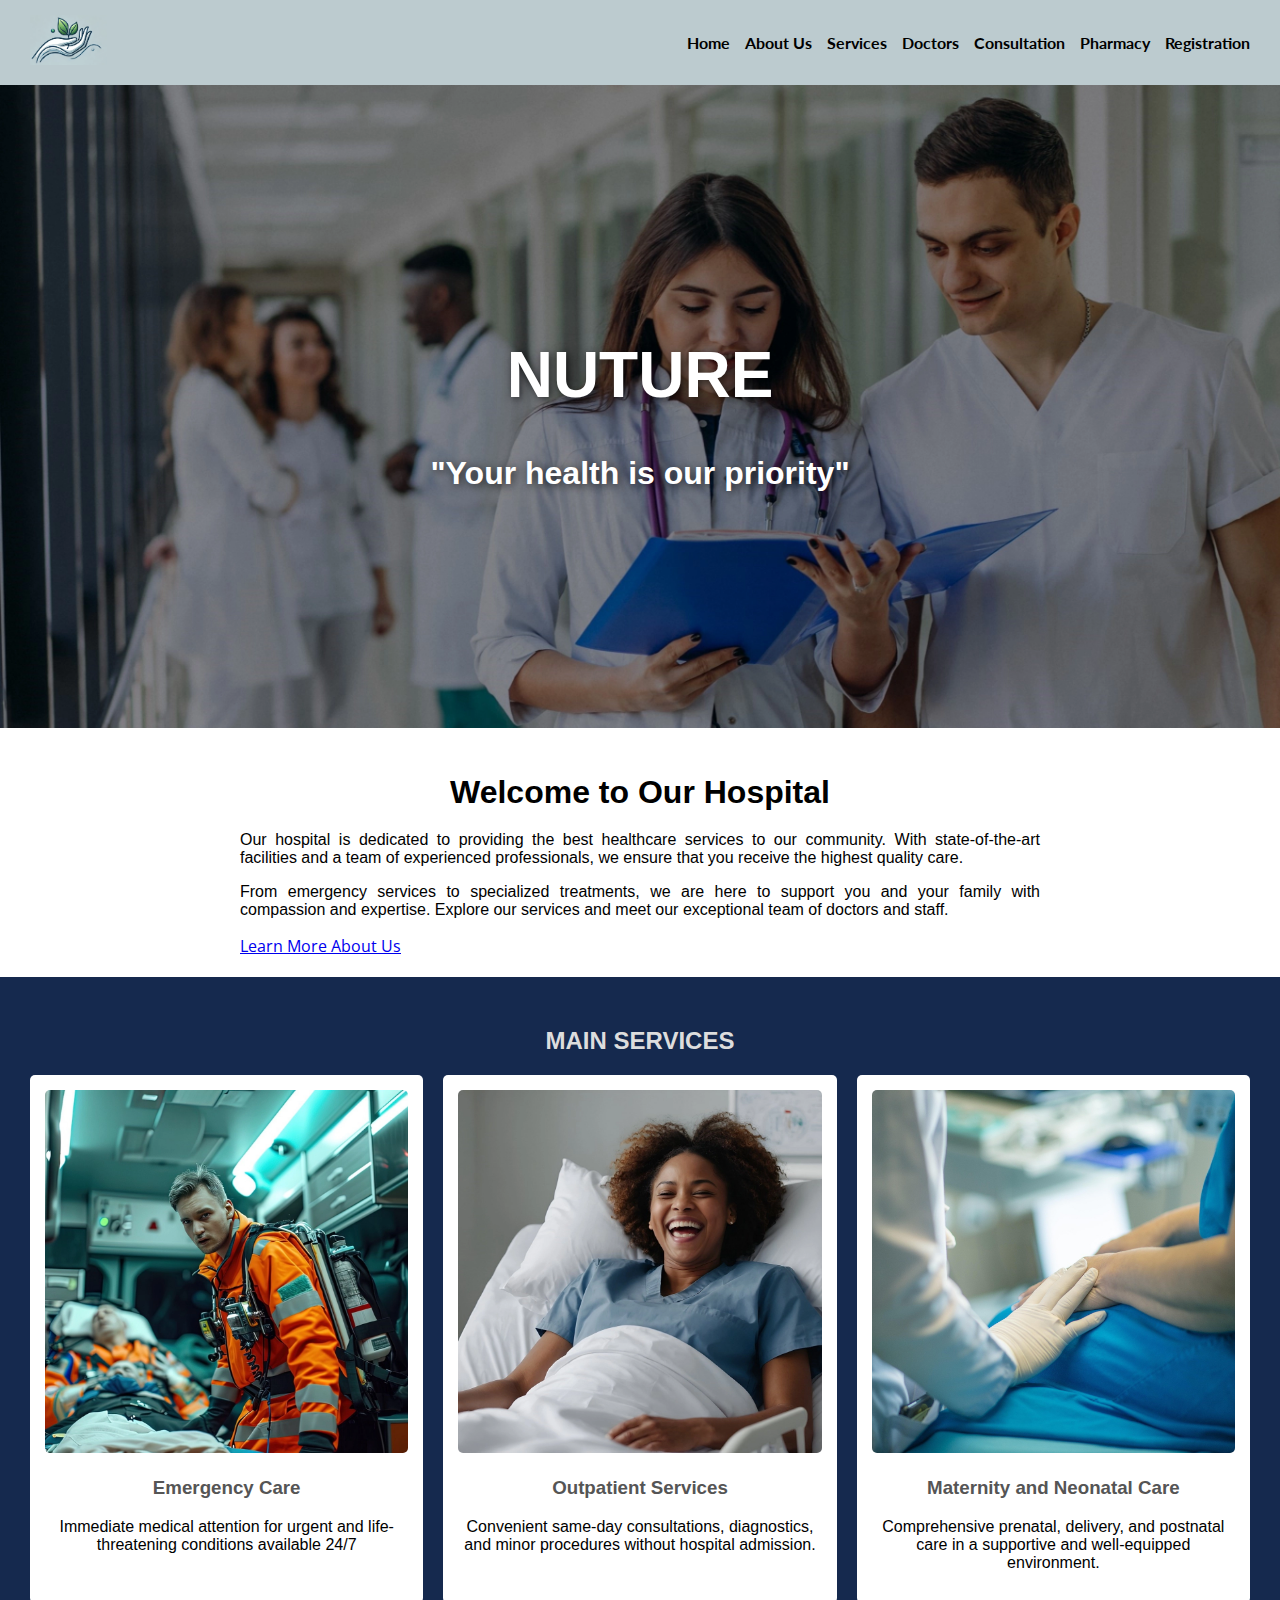
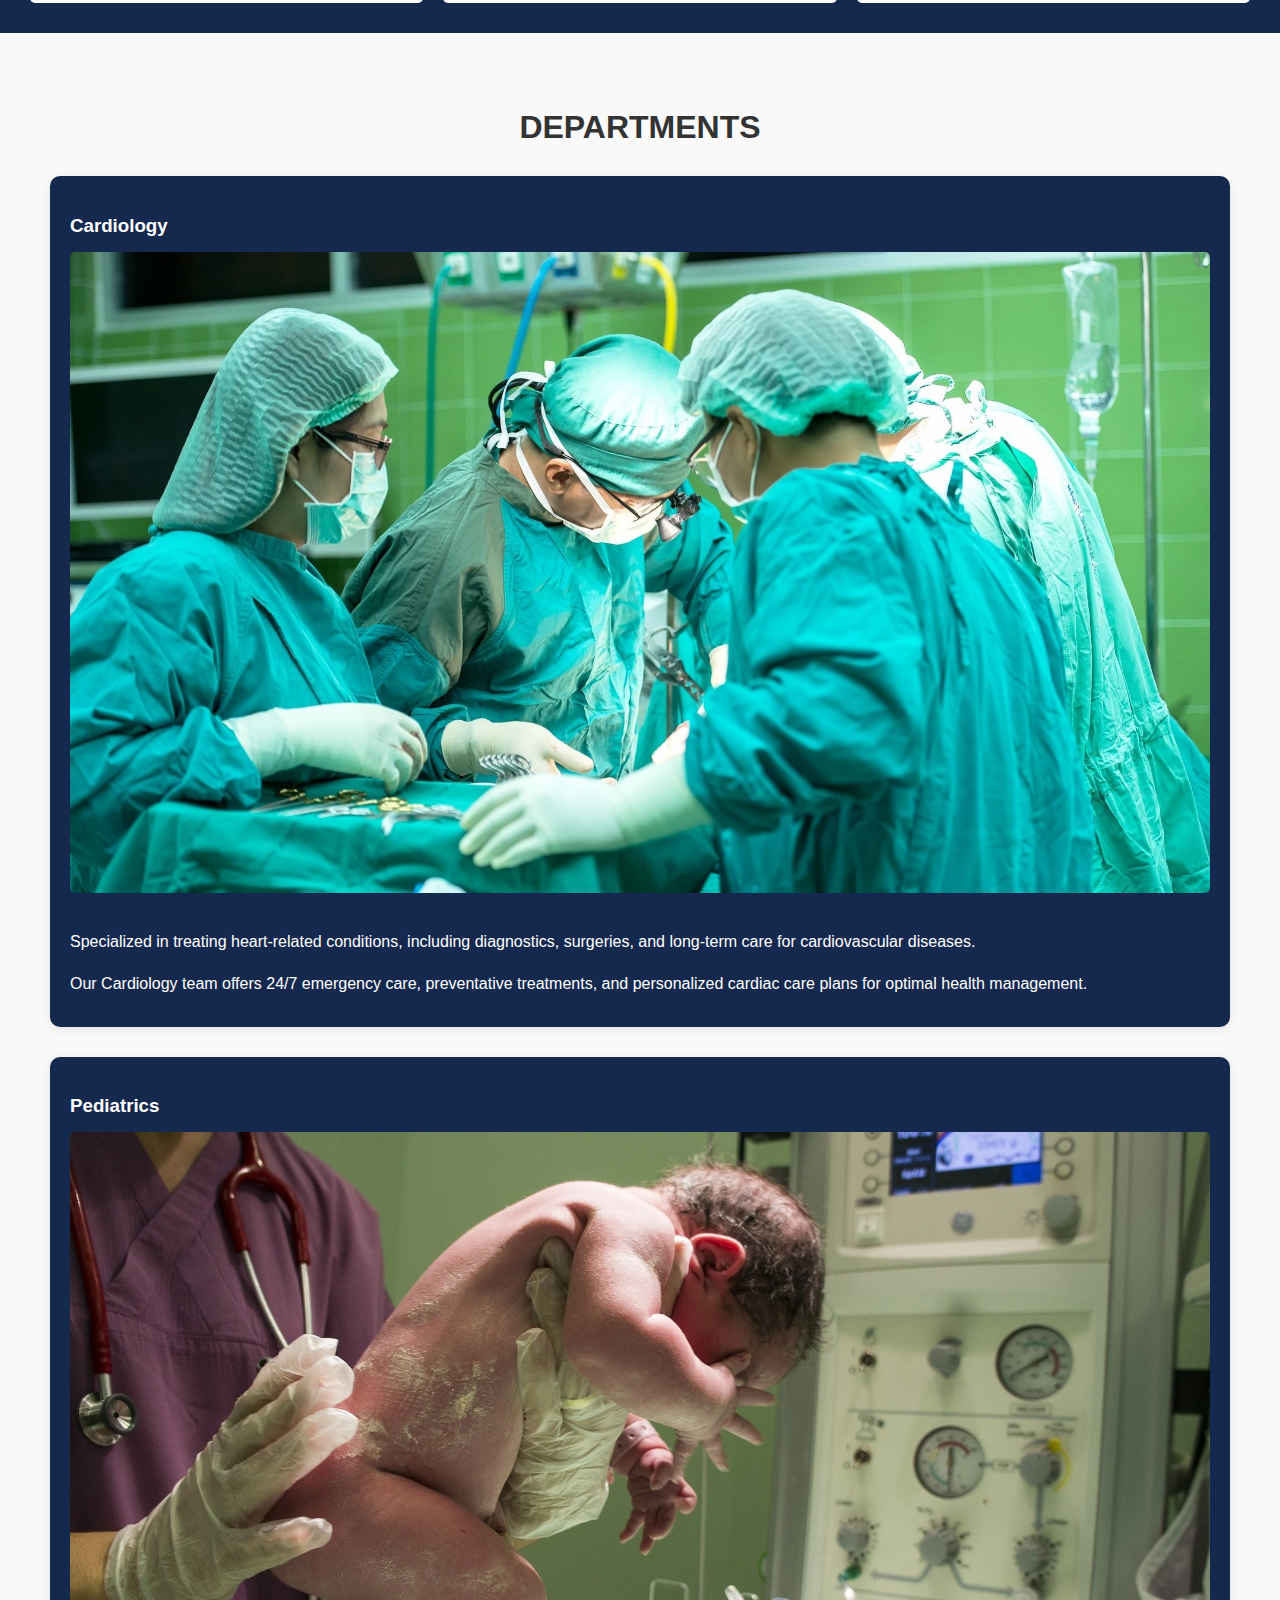
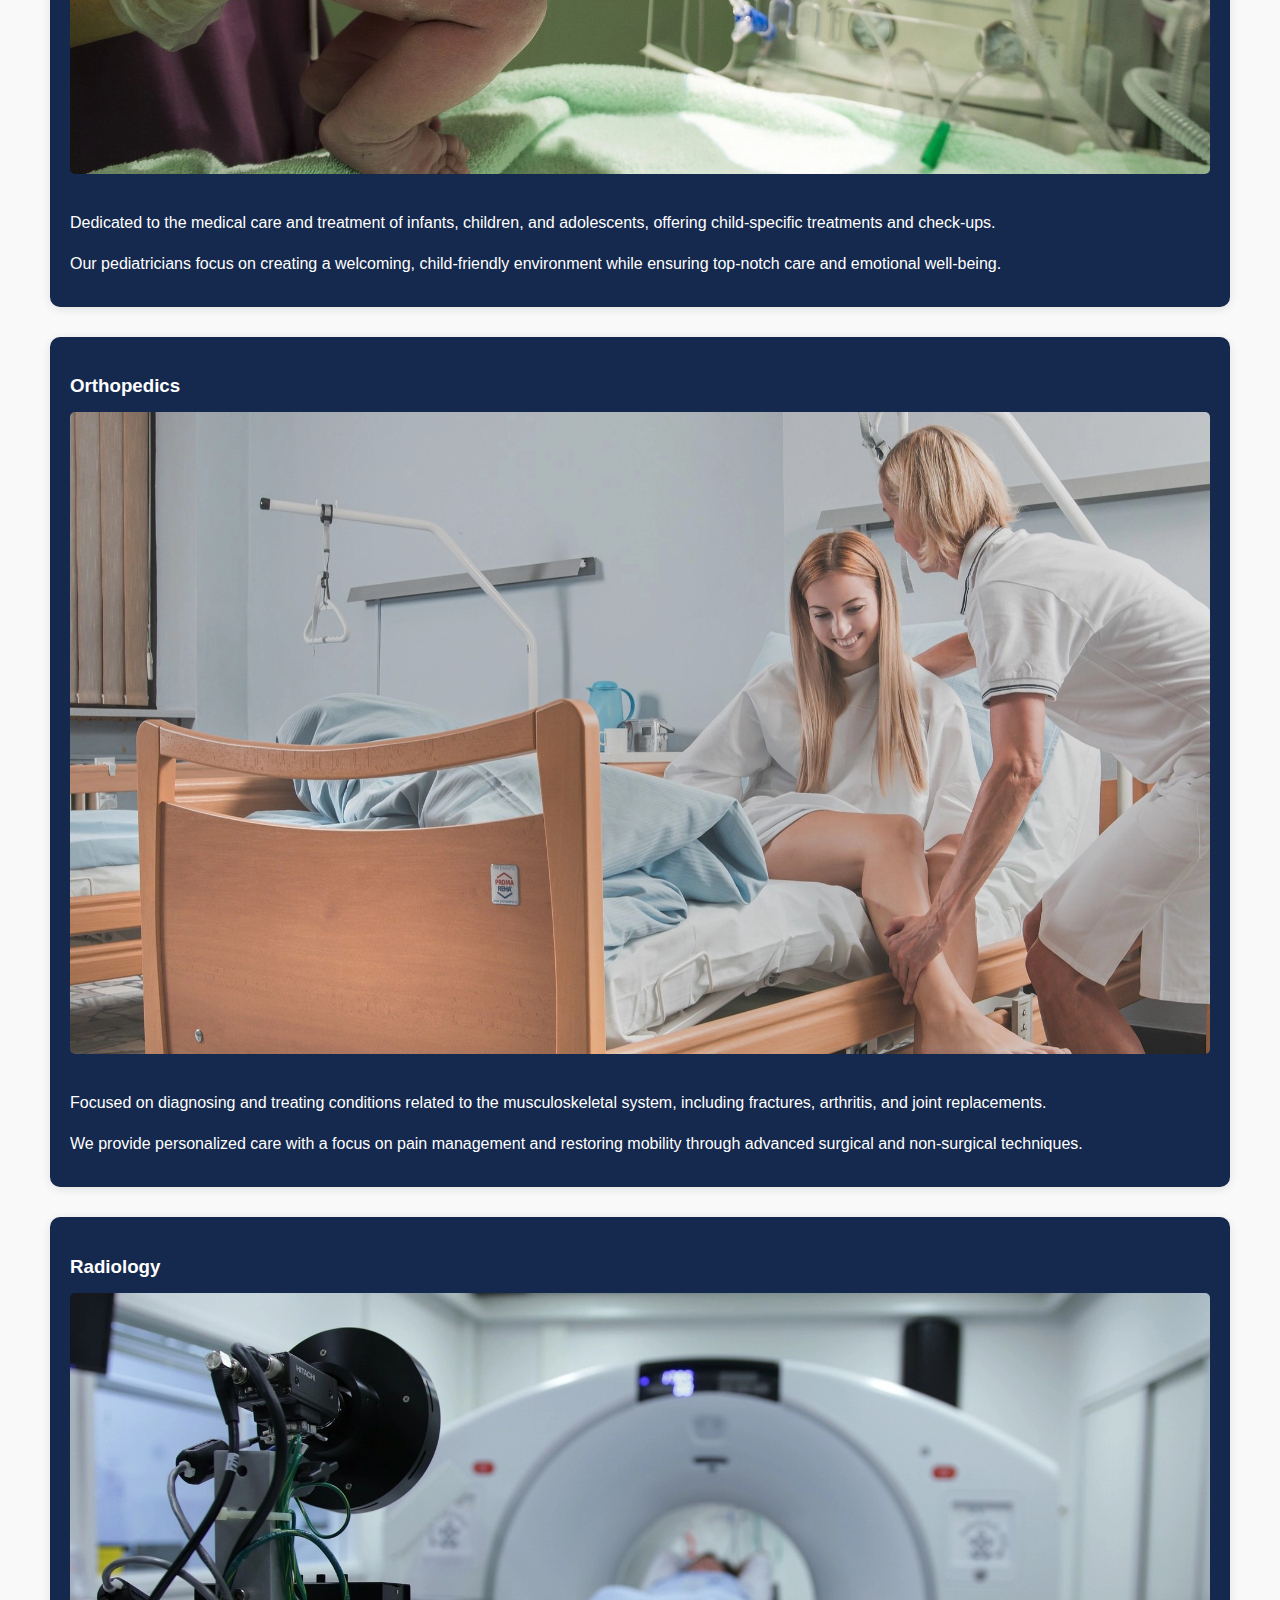
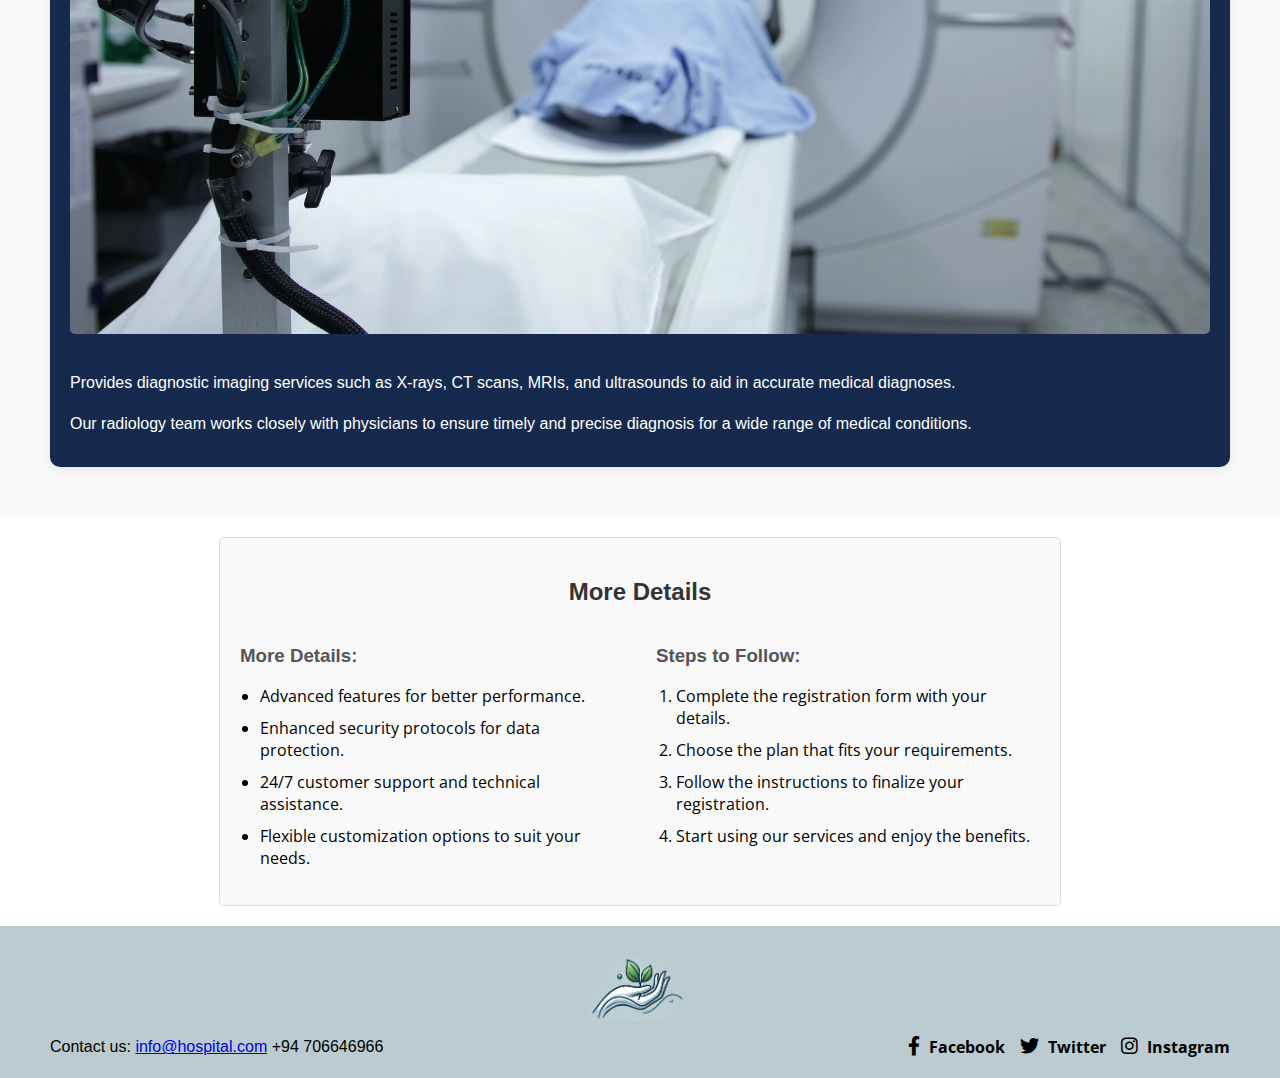
<file: index.html>
<!DOCTYPE html>
<html lang="en">
<head>
    <meta charset="UTF-8">
    <meta name="viewport" content="width=device-width, initial-scale=1.0">
    <link rel="stylesheet" href="styles/homestyles.css">
    <link rel="stylesheet" href="https://cdnjs.cloudflare.com/ajax/libs/font-awesome/6.0.0-beta3/css/all.min.css">
    <title>Nuture</title>
    <link rel="apple-touch-icon" sizes="180x180" href="apple-touch-icon.png">
    <link rel="icon" type="image/png" sizes="32x32" href="favicon-32x32.png">
    <link rel="icon" type="image/png" sizes="16x16" href="favicon-16x16.png">
    <link rel="manifest" href="site.webmanifest">
    <meta name="msapplication-TileColor" content="#da532c">
    <meta name="theme-color" content="#ffffff">
</head>
<body>
    <!-- Header -->
    <header>
        <div class="logo">



            <!-- Logo -->
            <img src="images/Logo.webp" alt="Hospital Logo">
        </div>
        <nav>
            <ul>
                <li><a href="index.html">Home</a></li>
                <li><a href="about.html">About Us</a></li>
                <li><a href="services.html">Services</a></li>
                <li><a href="doctors.html">Doctors</a></li>
                <li><a href="consultation.html">Consultation</a></li>
                <li><a href="pharmacy.html">Pharmacy</a></li>
                <li><a href="registration.html">Registration</a></li>
            </ul>
        </nav>
    </header>


     


    <!-- Image  -->
    <section class="hero">
        <img src="images/Hero image.webp" alt="Hero Image">
        <div class="hero-text">
            <h1>NUTURE</h1>
            <p>"Your health is our priority"</p>
        </div>
    </section>

    <!-- Intro -->  
    <section class="intro">
        <div class="intro-content">
            <h1>Welcome to Our Hospital</h1>
            <p>
                Our hospital is dedicated to providing the best healthcare services to our community.
                With state-of-the-art facilities and a team of experienced professionals, we ensure that you receive
                the highest quality care.
            </p>
            <p>
                From emergency services to specialized treatments, we are here to support you and your family with
                compassion and expertise. Explore our services and meet our exceptional team of doctors and staff.
            </p>
            <a href="about.html" class="button">Learn More About Us</a>
        </div>
    </section>

    <!-- Main Services-->
    <section class="main-services">
        <h2>MAIN SERVICES</h2>
        <div class="services-grid">
            <div class="service-card">
                <img src="images/Emergency.webp" alt="Service 1">
                <h3>Emergency Care</h3>
                <p>Immediate medical attention for urgent and life-threatening conditions available 24/7</p>
            </div>
            <div class="service-card">
                <img src="images/Outpatient.webp" alt="Service 2">
                <h3>Outpatient Services</h3>
                <p>Convenient same-day consultations, diagnostics, and minor procedures without hospital admission.</p>
            </div>
            <div class="service-card">
                <img src="images/Maternity (1).webp" alt="Service 3">
                <h3>Maternity and Neonatal Care</h3>
                <p>Comprehensive prenatal, delivery, and postnatal care in a supportive and well-equipped environment.</p>
            </div>
            
        </div>
    </section>

    <!-- Departments-->
<section class="departments">
    <h2>DEPARTMENTS</h2>
    <div class="department-grid">
        <div class="department-card">
            <h3>Cardiology</h3>
            <img src="images/Cardiology.webp" alt="Cardiology Department">
            <p>Specialized in treating heart-related conditions, including diagnostics, surgeries, and long-term care for cardiovascular diseases.</p>
            <p>Our Cardiology team offers 24/7 emergency care, preventative treatments, and personalized cardiac care plans for optimal health management.</p>
        </div>
        <div class="department-card">
            <h3>Pediatrics</h3>
            <img src="images/Pediatrics.webp" alt="Pediatrics Department">
            <p>Dedicated to the medical care and treatment of infants, children, and adolescents, offering child-specific treatments and check-ups.</p>
            <p>Our pediatricians focus on creating a welcoming, child-friendly environment while ensuring top-notch care and emotional well-being.</p>
        </div>
        <div class="department-card">
            <h3>Orthopedics</h3>
            <img src="images/Orthopedics.webp" alt="Orthopedics Department">
            <p>Focused on diagnosing and treating conditions related to the musculoskeletal system, including fractures, arthritis, and joint replacements.</p>
            <p>We provide personalized care with a focus on pain management and restoring mobility through advanced surgical and non-surgical techniques.</p>
        </div>
        <div class="department-card">
            <h3>Radiology</h3>
            <img src="images/Radiology.webp" alt="Radiology Department">
            <p>Provides diagnostic imaging services such as X-rays, CT scans, MRIs, and ultrasounds to aid in accurate medical diagnoses.</p>
            <p>Our radiology team works closely with physicians to ensure timely and precise diagnosis for a wide range of medical conditions.</p>
        </div>
    </div>
</section>

<section class="more-details">
    <h2>More Details</h2>
    <div class="details-content">
        <div class="bullet-points">
            <h3>More Details:</h3>
            <ul>
                <li>Advanced features for better performance.</li>
                <li>Enhanced security protocols for data protection.</li>
                <li>24/7 customer support and technical assistance.</li>
                <li>Flexible customization options to suit your needs.</li>
            </ul>
        </div>
        
        <div class="numbered-list">
            <h3>Steps to Follow:</h3>
            <ol>
                <li>Complete the registration form with your details.</li>
                <li>Choose the plan that fits your requirements.</li>
                <li>Follow the instructions to finalize your registration.</li>
                <li>Start using our services and enjoy the benefits.</li>
            </ol>
        </div>
    </div>
</section>




    
    <!-- Footer -->
    <footer>
        <div class="footer-info">
            <div class="footer-logo">
                <img src="images/Logo.webp" alt="Hospital Logo">
            </div>
            <p>Contact us: <a href="mailto:info@hospital.com">info@hospital.com</a> +94 706646966</p>
            <div class="social-media">
                <a href="https://www.facebook.com" target="_blank"><i class="fab fa-facebook-f"></i> Facebook</a>
                <a href="https://www.twitter.com" target="_blank"><i class="fab fa-twitter"></i> Twitter</a>
                <a href="https://www.instagram.com" target="_blank"><i class="fab fa-instagram"></i> Instagram</a>
            </div>
        </div>
    </footer>
    <!-- References -->
    <!-- (No date) Chatgpt. Available at: https://openai.com/chatgpt/ (Accessed: 12 September 2024). -->
    <!-- Hospital vectors, photos and PSD files | Free download (no date). https://www.freepik.com/search?format=search&last_filter=query&last_value=hospital&query=hospital. -->
    <!-- Pexels (no date) Hospital Group staff Photos, Download the BEST free Hospital Group Staff Stock photos & HD images. https://www.pexels.com/search/hospital%20group%20staff/. -->
</body>
</html>
</file>
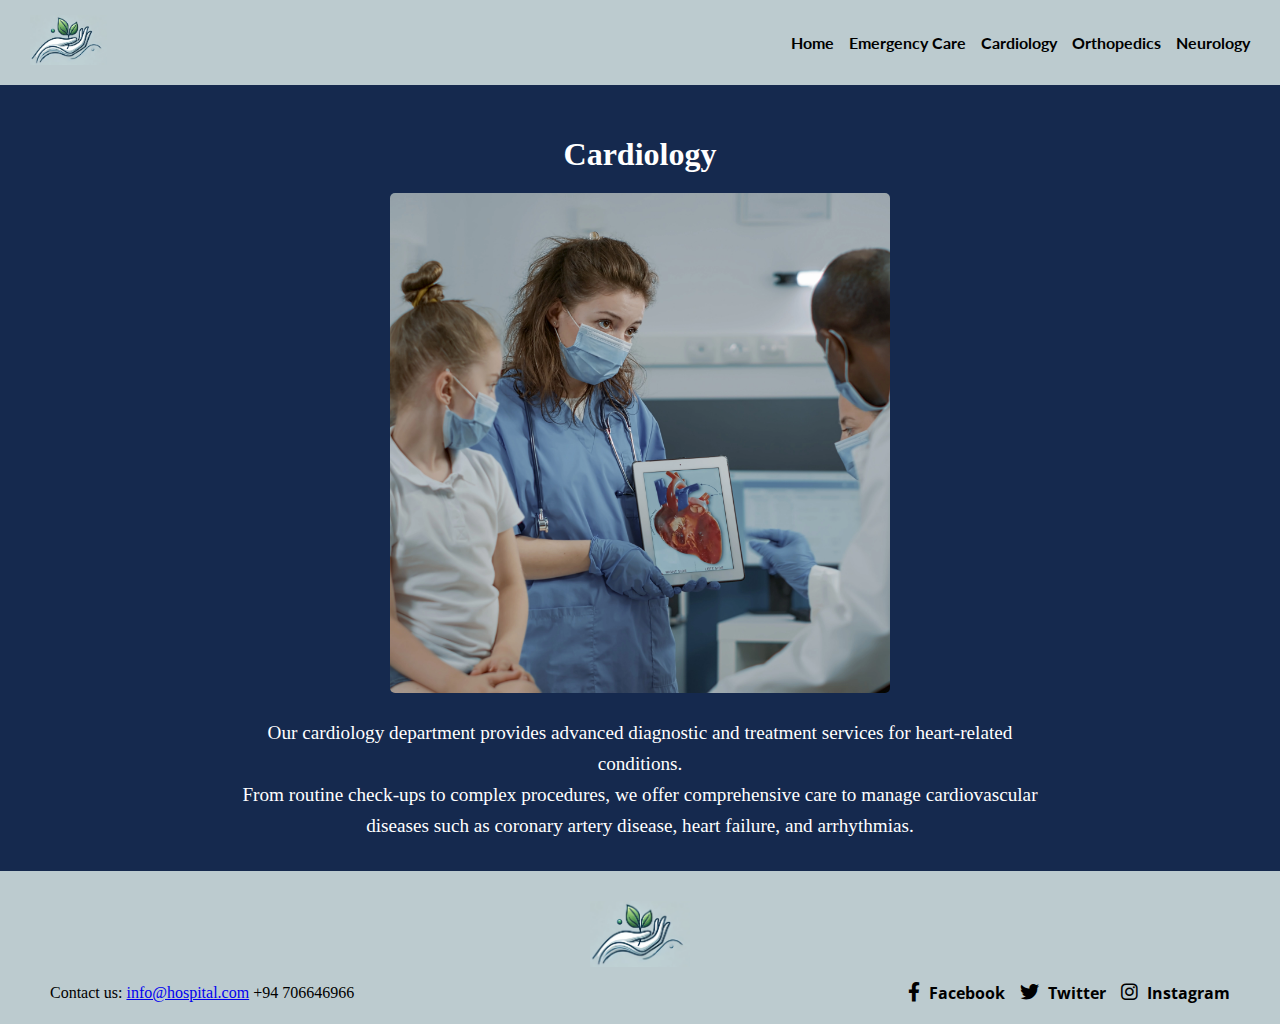
<file: cardiology.html>
<!DOCTYPE html>
<html lang="en">
<head>
    <meta charset="UTF-8">
    <meta name="viewport" content="width=device-width, initial-scale=1.0">
    <title>Cardiology</title>
    <link rel="stylesheet" href="styles/subpagestyle.css">
    <link rel="stylesheet" href="https://cdnjs.cloudflare.com/ajax/libs/font-awesome/6.0.0-beta3/css/all.min.css">
    <link rel="apple-touch-icon" sizes="180x180" href="apple-touch-icon.png">
    <link rel="icon" type="image/png" sizes="32x32" href="favicon-32x32.png">
    <link rel="icon" type="image/png" sizes="16x16" href="favicon-16x16.png">
    <link rel="manifest" href="site.webmanifest">
    <meta name="msapplication-TileColor" content="#da532c">
    <meta name="theme-color" content="#ffffff">
</head>
<body>
    <!-- Header -->
    <header>
        <div class="logo">
            <img src="images/Logo.webp" alt="Hospital Logo">
        </div>
        <nav>
            <ul>
                <li><a href="index.html">Home</a></li>
                <li><a href="emergency.html">Emergency Care</a></li>
                <li><a href="cardiology.html">Cardiology</a></li>
                <li><a href="orthopedics.html">Orthopedics</a></li>
                <li><a href="neurology.html">Neurology</a></li>
            </ul>
        </nav>
    </header>

    <section class="service-detail">
        <h1>Cardiology</h1>
        <img src="images/cardiology serv.webp" alt="Cardiology Department Image">
        <p>Our cardiology department provides advanced diagnostic and treatment services for heart-related conditions.</p>
        <p>From routine check-ups to complex procedures, we offer comprehensive care to manage cardiovascular diseases such as coronary artery disease, heart failure, and arrhythmias.</p>
    </section>

    <!-- Footer -->
    <footer>
        <div class="footer-info">
            <div class="footer-logo">
                <img src="images/Logo.webp" alt="Hospital Logo">
            </div>
            <p>Contact us: <a href="mailto:info@hospital.com">info@hospital.com</a> +94 706646966</p>
            <div class="social-media">
                <a href="https://www.facebook.com" target="_blank"><i class="fab fa-facebook-f"></i> Facebook</a>
                <a href="https://www.twitter.com" target="_blank"><i class="fab fa-twitter"></i> Twitter</a>
                <a href="https://www.instagram.com" target="_blank"><i class="fab fa-instagram"></i> Instagram</a>
            </div>
        </div>
    </footer>
    <!-- References -->
    <!-- (No date) Chatgpt. Available at: https://openai.com/chatgpt/ (Accessed: 12 September 2024). -->
    <!-- Hospital vectors, photos and PSD files | Free download (no date). https://www.freepik.com/search?format=search&last_filter=query&last_value=hospital&query=hospital. -->
    <!-- Pexels (no date) Hospital Group staff Photos, Download the BEST free Hospital Group Staff Stock photos & HD images. https://www.pexels.com/search/hospital%20group%20staff/. -->
</body>
</html>
</file>
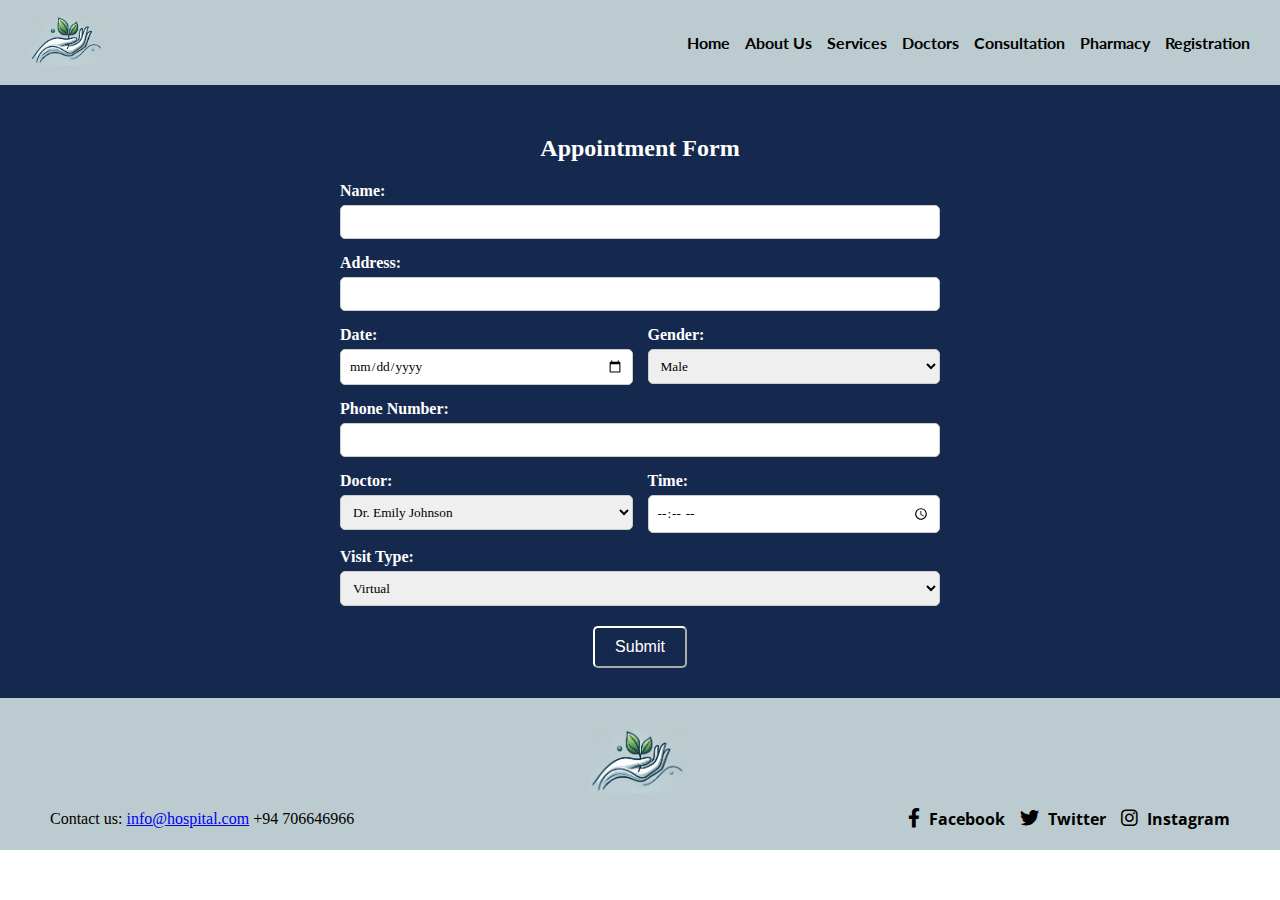
<file: consultation.html>
<!DOCTYPE html>
<html lang="en">
<head>
    <meta charset="UTF-8">
    <meta name="viewport" content="width=device-width, initial-scale=1.0">
    <title>Consultation</title>
    <link rel="stylesheet" href="styles/consultationstyle.css">
    <link rel="stylesheet" href="https://cdnjs.cloudflare.com/ajax/libs/font-awesome/6.0.0-beta3/css/all.min.css">
    <link rel="apple-touch-icon" sizes="180x180" href="apple-touch-icon.png">
    <link rel="icon" type="image/png" sizes="32x32" href="favicon-32x32.png">
    <link rel="icon" type="image/png" sizes="16x16" href="favicon-16x16.png">
    <link rel="manifest" href="site.webmanifest">
    <meta name="msapplication-TileColor" content="#da532c">
    <meta name="theme-color" content="#ffffff">
</head>
<body>
    <!-- Header -->
    <header>
        <div class="logo">
            <!-- Logo -->
            <img src="images/Logo.webp" alt="Hospital Logo">
        </div>
        <nav>
            <ul>
                <li><a href="index.html">Home</a></li>
                <li><a href="about.html">About Us</a></li>
                <li><a href="services.html">Services</a></li>
                <li><a href="doctors.html">Doctors</a></li>
                <li><a href="consultation.html">Consultation</a></li>
                <li><a href="pharmacy.html">Pharmacy</a></li>
                <li><a href="registration.html">Registration</a></li>
            </ul>
        </nav>
    </header>

    <section class="consultation-form">
        <h2>Appointment Form</h2>
        <form>
            <div class="form-group">
                <label for="name">Name:</label>
                <input type="text" id="name" name="name">
            </div>
            <div class="form-group">
                <label for="address">Address:</label>
                <input type="text" id="address" name="address">
            </div>
            <div class="form-group form-row">
                <div class="form-column">
                    <label for="date">Date:</label>
                    <input type="date" id="date" name="date">
                </div>
                <div class="form-column">
                    <label for="gender">Gender:</label>
                    <select id="gender" name="gender">
                        <option value="male">Male</option>
                        <option value="female">Female</option>
                        <option value="other">Other</option>
                    </select>
                </div>
                <div class="form-column">
                    <label for="phone">Phone Number:</label>
                    <input type="tel" id="phone" name="phone">
                </div>
            </div>
            <div class="form-group form-row">
                <div class="form-column">
                    <label for="doctor">Doctor:</label>
                    <select id="doctor" name="doctor">
                        <option value="dr1">Dr. Emily Johnson</option>
                        <option value="dr2">Dr. Michael Smith</option>
                        <option value="dr3">Dr. Sarah Williams</option>
                        <option value="dr4">Dr. David Brown</option>
                        <option value="dr5">Dr. Lisa Turner</option>
                        <option value="dr6">Dr. Robert Thompson</option>
                    </select>
                </div>
                <div class="form-column">
                    <label for="time">Time:</label>
                    <input type="time" id="time" name="time">
                </div>
                <div class="form-column">
                    <label for="visit-type">Visit Type:</label>
                    <select id="visit-type" name="visit-type">
                        <option value="virtual">Virtual</option>
                        <option value="physical">Physical</option>
                    </select>
                </div>
            </div>
            <button type="submit">Submit</button>
        </form>
    </section>
    

    <!-- Footer -->
    <footer>
        <div class="footer-info">
            <div class="footer-logo">
                <img src="images/Logo.webp" alt="Hospital Logo">
            </div>
            <p>Contact us: <a href="mailto:info@hospital.com">info@hospital.com</a> +94 706646966</p>
            <div class="social-media">
                <a href="https://www.facebook.com" target="_blank"><i class="fab fa-facebook-f"></i> Facebook</a>
                <a href="https://www.twitter.com" target="_blank"><i class="fab fa-twitter"></i> Twitter</a>
                <a href="https://www.instagram.com" target="_blank"><i class="fab fa-instagram"></i> Instagram</a>
            </div>
        </div>
    </footer>
    <!-- References -->
    <!-- (No date) Chatgpt. Available at: https://openai.com/chatgpt/ (Accessed: 12 September 2024). -->
    <!-- Hospital vectors, photos and PSD files | Free download (no date). https://www.freepik.com/search?format=search&last_filter=query&last_value=hospital&query=hospital. -->
    <!-- Pexels (no date) Hospital Group staff Photos, Download the BEST free Hospital Group Staff Stock photos & HD images. https://www.pexels.com/search/hospital%20group%20staff/. -->
</body>
</html>
</file>
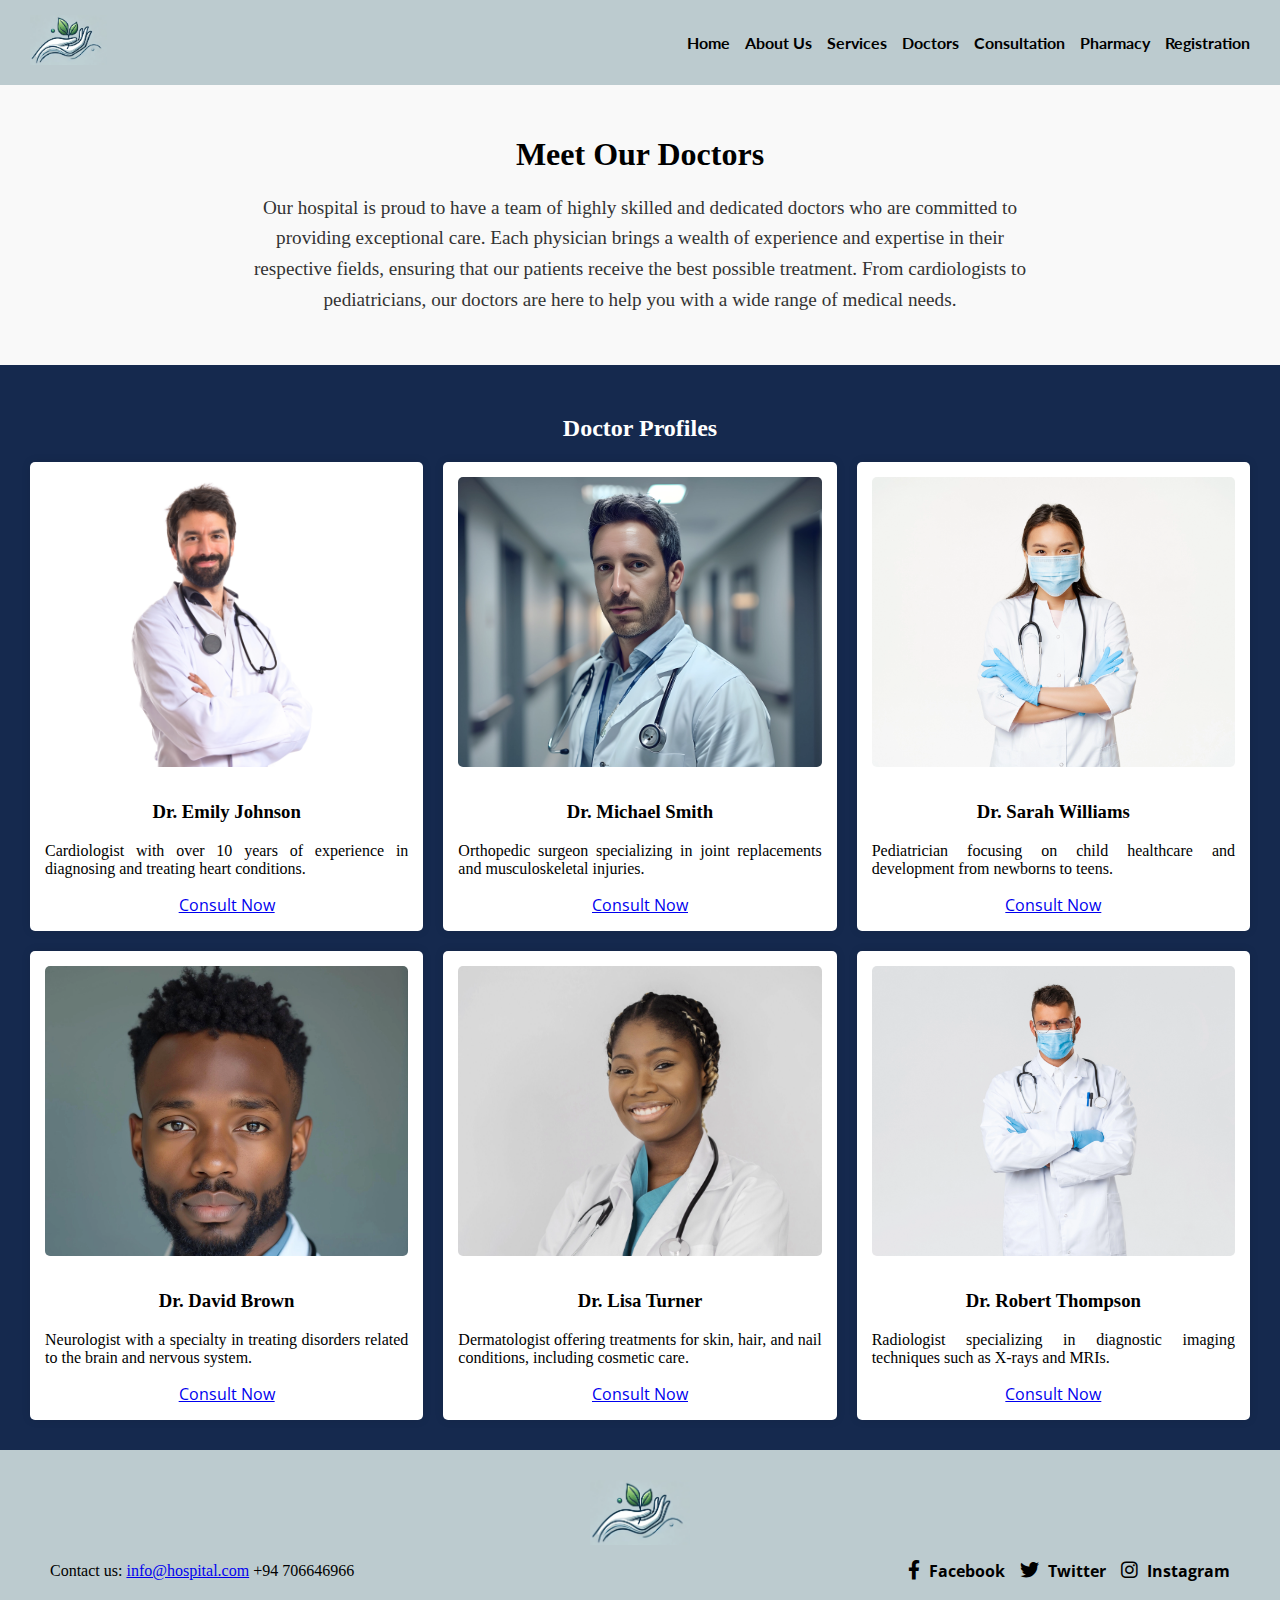
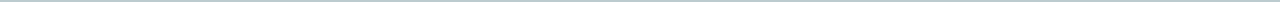
<file: doctors.html>
<!DOCTYPE html>
<html lang="en">
<head>
    <meta charset="UTF-8">
    <meta name="viewport" content="width=device-width, initial-scale=1.0">
    <title>Doctors</title>
    <link rel="stylesheet" href="styles/doctorstyle.css">
    <link rel="stylesheet" href="https://cdnjs.cloudflare.com/ajax/libs/font-awesome/6.0.0-beta3/css/all.min.css">
    <link rel="apple-touch-icon" sizes="180x180" href="apple-touch-icon.png">
    <link rel="icon" type="image/png" sizes="32x32" href="favicon-32x32.png">
    <link rel="icon" type="image/png" sizes="16x16" href="favicon-16x16.png">
    <link rel="manifest" href="site.webmanifest">
    <meta name="msapplication-TileColor" content="#da532c">
    <meta name="theme-color" content="#ffffff">
</head>
<body>
    <!-- Header -->
    <header>
        <div class="logo">
            <img src="images/Logo.webp" alt="Hospital Logo">
        </div>
        <nav>
            <ul>
                <li><a href="index.html">Home</a></li>
                <li><a href="about.html">About Us</a></li>
                <li><a href="services.html">Services</a></li>
                <li><a href="doctors.html">Doctors</a></li>
                <li><a href="consultation.html">Consultation</a></li>
                <li><a href="pharmacy.html">Pharmacy</a></li>
                <li><a href="registration.html">Registration</a></li>
            </ul>
        </nav>
    </header>

    <!-- Introduction -->
    <section class="intro">
        <div class="intro-content">
            <h1>Meet Our Doctors</h1>
            <p>Our hospital is proud to have a team of highly skilled and dedicated doctors who are committed to providing exceptional care. Each physician brings a wealth of experience and expertise in their respective fields, ensuring that our patients receive the best possible treatment. From cardiologists to pediatricians, our doctors are here to help you with a wide range of medical needs.</p>
        </div>
    </section>

    <!-- Doctors -->
    <section class="doctors">
        <h2>Doctor Profiles</h2>
        <div class="doctors-grid">
            <!-- Doctor 1 -->
            <div class="doctor-card">
                <img src="images/Doc 1.webp" alt="Doctor 1">
                <h3>Dr. Emily Johnson</h3>
                <p>Cardiologist with over 10 years of experience in diagnosing and treating heart conditions.</p>
                <a href="consultation.html" class="consult-button">Consult Now</a>
            </div>

            <!-- Doctor 2 -->
            <div class="doctor-card">
                <img src="images/Doc 2.webp" alt="Doctor 2">
                <h3>Dr. Michael Smith</h3>
                <p>Orthopedic surgeon specializing in joint replacements and musculoskeletal injuries.</p>
                <a href="consultation.html" class="consult-button">Consult Now</a>
            </div>

            <!-- Doctor 3 -->
            <div class="doctor-card">
                <img src="images/Doc 3.webp" alt="Doctor 3">
                <h3>Dr. Sarah Williams</h3>
                <p>Pediatrician focusing on child healthcare and development from newborns to teens.</p>
                <a href="consultation.html" class="consult-button">Consult Now</a>
            </div>

            <!-- Doctor 4 -->
            <div class="doctor-card">
                <img src="images/Doc 4.webp" alt="Doctor 4">
                <h3>Dr. David Brown</h3>
                <p>Neurologist with a specialty in treating disorders related to the brain and nervous system.</p>
                <a href="consultation.html" class="consult-button">Consult Now</a>
            </div>

            <!-- Doctor 5 -->
            <div class="doctor-card">
                <img src="images/Doc5.webp" alt="Doctor 5">
                <h3>Dr. Lisa Turner</h3>
                <p>Dermatologist offering treatments for skin, hair, and nail conditions, including cosmetic care.</p>
                <a href="consultation.html" class="consult-button">Consult Now</a>
            </div>

            <!-- Doctor 6 -->
            <div class="doctor-card">
                <img src="images/Doc 6.webp" alt="Doctor 6">
                <h3>Dr. Robert Thompson</h3>
                <p>Radiologist specializing in diagnostic imaging techniques such as X-rays and MRIs.</p>
                <a href="consultation.html" class="consult-button">Consult Now</a>
            </div>
        </div>
    </section>

    <!-- Footer -->
    <footer>
        <div class="footer-info">
            <div class="footer-logo">
                <img src="images/Logo.webp" alt="Hospital Logo">
            </div>
            <p>Contact us: <a href="mailto:info@hospital.com">info@hospital.com</a> +94 706646966</p>
            <div class="social-media">
                <a href="https://www.facebook.com" target="_blank"><i class="fab fa-facebook-f"></i> Facebook</a>
                <a href="https://www.twitter.com" target="_blank"><i class="fab fa-twitter"></i> Twitter</a>
                <a href="https://www.instagram.com" target="_blank"><i class="fab fa-instagram"></i> Instagram</a>
            </div>
        </div>
    </footer>
    <!-- References -->
    <!-- (No date) Chatgpt. Available at: https://openai.com/chatgpt/ (Accessed: 12 September 2024). -->
    <!-- Hospital vectors, photos and PSD files | Free download (no date). https://www.freepik.com/search?format=search&last_filter=query&last_value=hospital&query=hospital. -->
    <!-- Pexels (no date) Hospital Group staff Photos, Download the BEST free Hospital Group Staff Stock photos & HD images. https://www.pexels.com/search/hospital%20group%20staff/. -->
</body>
</html>
</file>
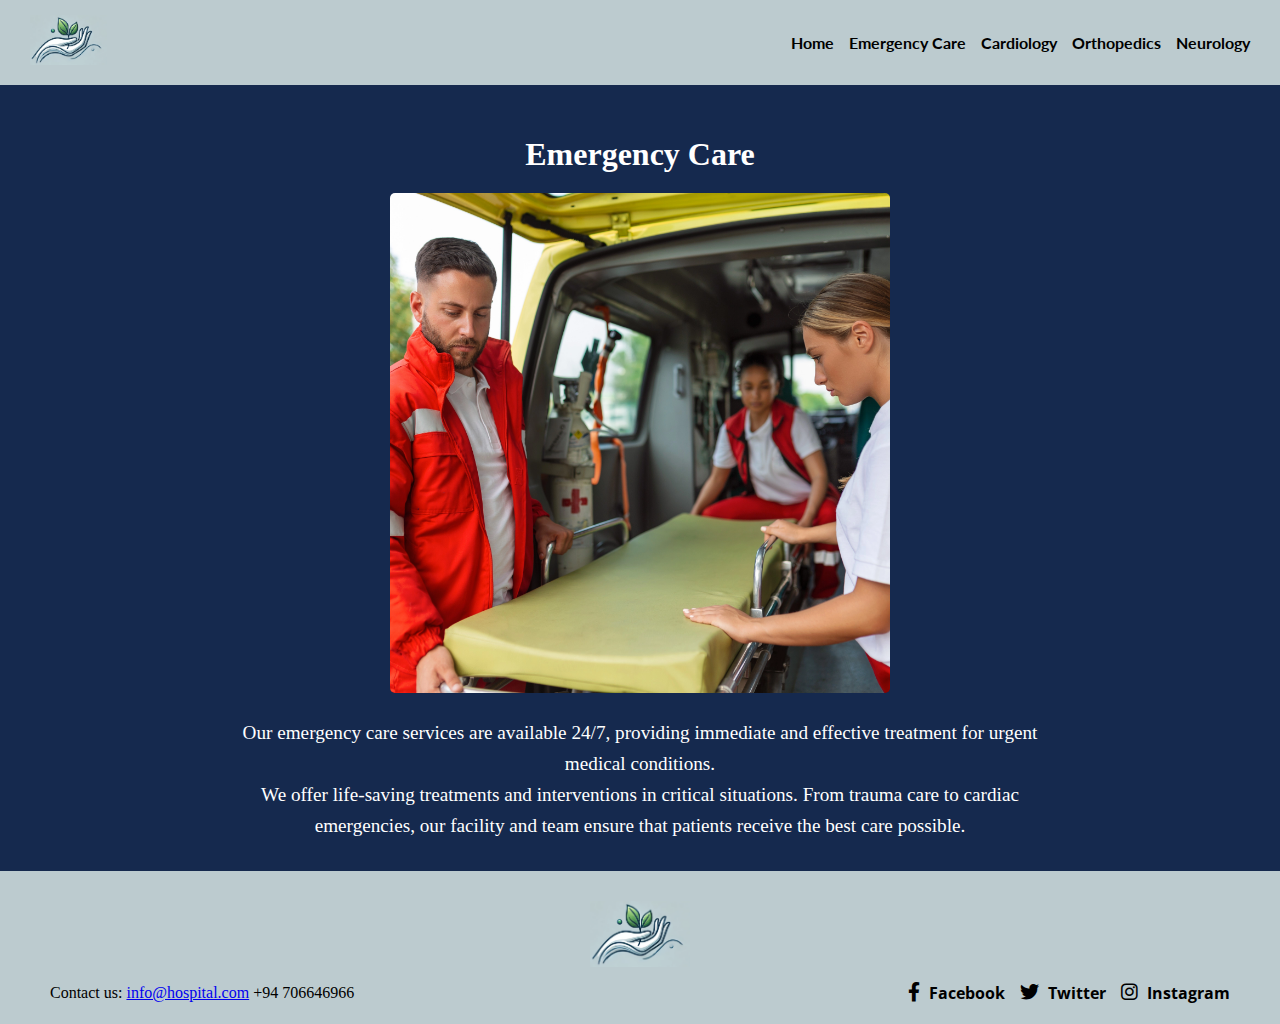
<file: emergency.html>
<!DOCTYPE html>
<html lang="en">
<head>
    <meta charset="UTF-8">
    <meta name="viewport" content="width=device-width, initial-scale=1.0">
    <title>Emergency Care</title>
    <link rel="stylesheet" href="styles/subpagestyle.css">
    <link rel="stylesheet" href="https://cdnjs.cloudflare.com/ajax/libs/font-awesome/6.0.0-beta3/css/all.min.css">
    <link rel="apple-touch-icon" sizes="180x180" href="apple-touch-icon.png">
    <link rel="icon" type="image/png" sizes="32x32" href="favicon-32x32.png">
    <link rel="icon" type="image/png" sizes="16x16" href="favicon-16x16.png">
    <link rel="manifest" href="site.webmanifest">
    <meta name="msapplication-TileColor" content="#da532c">
    <meta name="theme-color" content="#ffffff">
</head>
<body>
    <!-- Header -->
    <header>
        <div class="logo">
            <img src="images/Logo.webp" alt="Hospital Logo">
        </div>
        <nav>
            <ul>
                <li><a href="index.html">Home</a></li>
                <li><a href="emergency.html">Emergency Care</a></li>
                <li><a href="cardiology.html">Cardiology</a></li>
                <li><a href="orthopedics.html">Orthopedics</a></li>
                <li><a href="neurology.html">Neurology</a></li>
            </ul>
        </nav>
    </header>

    <section class="service-detail">
        <h1>Emergency Care</h1>
        <img src="images/Emergency serv.webp" alt="Emergency Care Image">
        <p>Our emergency care services are available 24/7, providing immediate and effective treatment for urgent medical conditions.</p>
        <p>We offer life-saving treatments and interventions in critical situations. From trauma care to cardiac emergencies, our facility and team ensure that patients receive the best care possible.</p>
    </section>

    <!-- Footer -->
    <footer>
        <div class="footer-info">
            <div class="footer-logo">
                <img src="images/Logo.webp" alt="Hospital Logo">
            </div>
            <p>Contact us: <a href="mailto:info@hospital.com">info@hospital.com</a> +94 706646966</p>
            <div class="social-media">
                <a href="https://www.facebook.com" target="_blank"><i class="fab fa-facebook-f"></i> Facebook</a>
                <a href="https://www.twitter.com" target="_blank"><i class="fab fa-twitter"></i> Twitter</a>
                <a href="https://www.instagram.com" target="_blank"><i class="fab fa-instagram"></i> Instagram</a>
            </div>
        </div>
    </footer>
    <!-- References -->
    <!-- (No date) Chatgpt. Available at: https://openai.com/chatgpt/ (Accessed: 12 September 2024). -->
    <!-- Hospital vectors, photos and PSD files | Free download (no date). https://www.freepik.com/search?format=search&last_filter=query&last_value=hospital&query=hospital. -->
    <!-- Pexels (no date) Hospital Group staff Photos, Download the BEST free Hospital Group Staff Stock photos & HD images. https://www.pexels.com/search/hospital%20group%20staff/. -->
</body>
</html>
</file>
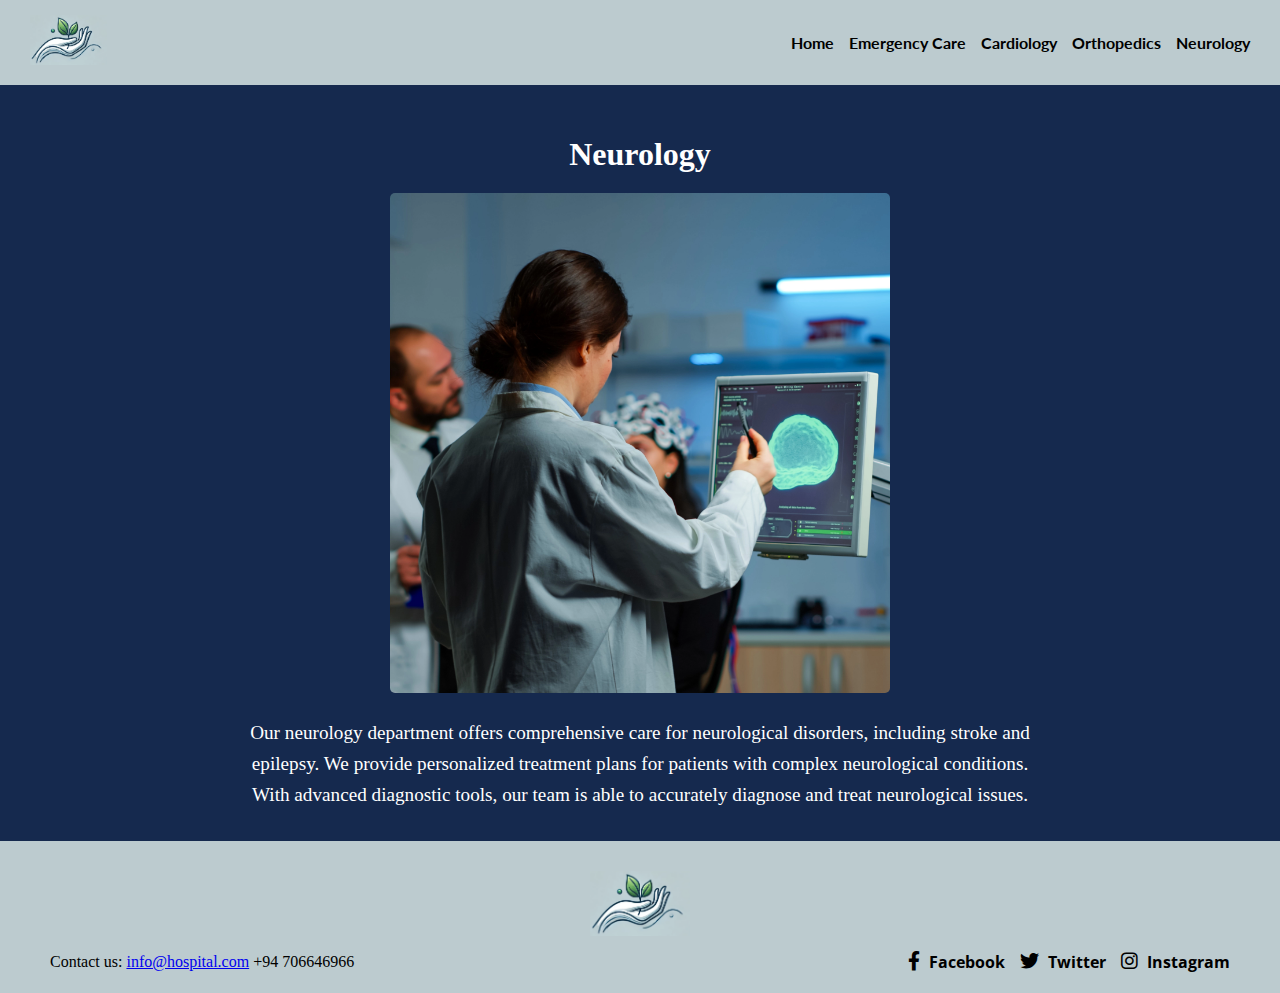
<file: neurology.html>
<!DOCTYPE html>
<html lang="en">
<head>
    <meta charset="UTF-8">
    <meta name="viewport" content="width=device-width, initial-scale=1.0">
    <title>Neurology</title>
    <link rel="stylesheet" href="styles/subpagestyle.css">
    <link rel="stylesheet" href="https://cdnjs.cloudflare.com/ajax/libs/font-awesome/6.0.0-beta3/css/all.min.css">
    <link rel="apple-touch-icon" sizes="180x180" href="apple-touch-icon.png">
    <link rel="icon" type="image/png" sizes="32x32" href="favicon-32x32.png">
    <link rel="icon" type="image/png" sizes="16x16" href="favicon-16x16.png">
    <link rel="manifest" href="site.webmanifest">
    <meta name="msapplication-TileColor" content="#da532c">
    <meta name="theme-color" content="#ffffff">
</head>
<body>
    <!-- Header -->
    <header>
        <div class="logo">
            <img src="images/Logo.webp" alt="Hospital Logo">
        </div>
        <nav>
            <ul>
                <li><a href="index.html">Home</a></li>
                <li><a href="emergency.html">Emergency Care</a></li>
                <li><a href="cardiology.html">Cardiology</a></li>
                <li><a href="orthopedics.html">Orthopedics</a></li>
                <li><a href="neurology.html">Neurology</a></li>
            </ul>
        </nav>
    </header>

    <section class="service-detail">
        <h1>Neurology</h1>
        <img src="images/neuro serv.webp" alt="Neurology Department Image">
        <p>Our neurology department offers comprehensive care for neurological disorders, including stroke and epilepsy. We provide personalized treatment plans for patients with complex neurological conditions.</p>
        <p>With advanced diagnostic tools, our team is able to accurately diagnose and treat neurological issues.</p>
    </section>

    <!-- Footer -->
    <footer>
        <div class="footer-info">
            <div class="footer-logo">
                <img src="images/Logo.webp" alt="Hospital Logo">
            </div>
            <p>Contact us: <a href="mailto:info@hospital.com">info@hospital.com</a> +94 706646966</p>
            <div class="social-media">
                <a href="https://www.facebook.com" target="_blank"><i class="fab fa-facebook-f"></i> Facebook</a>
                <a href="https://www.twitter.com" target="_blank"><i class="fab fa-twitter"></i> Twitter</a>
                <a href="https://www.instagram.com" target="_blank"><i class="fab fa-instagram"></i> Instagram</a>
            </div>
        </div>
    </footer>
    <!-- References -->
    <!-- (No date) Chatgpt. Available at: https://openai.com/chatgpt/ (Accessed: 12 September 2024). -->
    <!-- Hospital vectors, photos and PSD files | Free download (no date). https://www.freepik.com/search?format=search&last_filter=query&last_value=hospital&query=hospital. -->
    <!-- Pexels (no date) Hospital Group staff Photos, Download the BEST free Hospital Group Staff Stock photos & HD images. https://www.pexels.com/search/hospital%20group%20staff/. -->
</body>
</html>
</file>
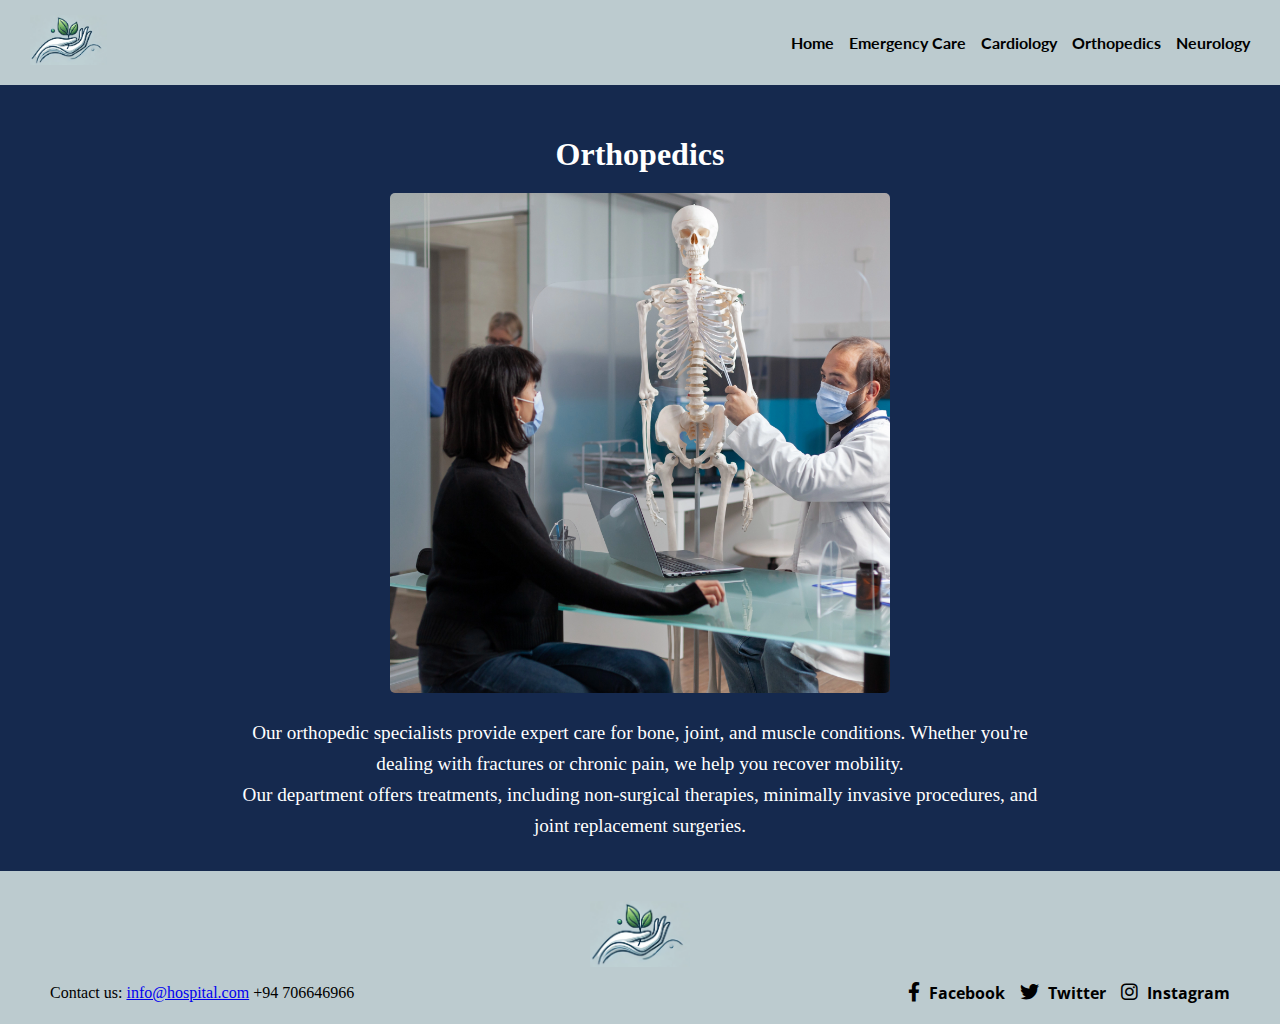
<file: orthopedics.html>
<!DOCTYPE html>
<html lang="en">
<head>
    <meta charset="UTF-8">
    <meta name="viewport" content="width=device-width, initial-scale=1.0">
    <title>Orthopedics</title>
    <link rel="stylesheet" href="styles/subpagestyle.css">
    <link rel="stylesheet" href="https://cdnjs.cloudflare.com/ajax/libs/font-awesome/6.0.0-beta3/css/all.min.css">
    <link rel="apple-touch-icon" sizes="180x180" href="apple-touch-icon.png">
    <link rel="icon" type="image/png" sizes="32x32" href="favicon-32x32.png">
    <link rel="icon" type="image/png" sizes="16x16" href="favicon-16x16.png">
    <link rel="manifest" href="site.webmanifest">
    <meta name="msapplication-TileColor" content="#da532c">
    <meta name="theme-color" content="#ffffff">
</head>
<body>
    <!-- Header -->
    <header>
        <div class="logo">
            <img src="images/Logo.webp" alt="Hospital Logo">
        </div>
        <nav>
            <ul>
                <li><a href="index.html">Home</a></li>
                <li><a href="emergency.html">Emergency Care</a></li>
                <li><a href="cardiology.html">Cardiology</a></li>
                <li><a href="orthopedics.html">Orthopedics</a></li>
                <li><a href="neurology.html">Neurology</a></li>
            </ul>
        </nav>
    </header>

    <section class="service-detail">
        <h1>Orthopedics</h1>
        <img src="images/ortho serv.webp" alt="Orthopedics Department Image">
        <p>Our orthopedic specialists provide expert care for bone, joint, and muscle conditions. Whether you're dealing with fractures or chronic pain, we help you recover mobility.</p>
        <p>Our department offers treatments, including non-surgical therapies, minimally invasive procedures, and joint replacement surgeries.</p>
    </section>

    <!-- Footer -->
    <footer>
        <div class="footer-info">
            <div class="footer-logo">
                <img src="images/Logo.webp" alt="Hospital Logo">
            </div>
            <p>Contact us: <a href="mailto:info@hospital.com">info@hospital.com</a> +94 706646966</p>
            <div class="social-media">
                <a href="https://www.facebook.com" target="_blank"><i class="fab fa-facebook-f"></i> Facebook</a>
                <a href="https://www.twitter.com" target="_blank"><i class="fab fa-twitter"></i> Twitter</a>
                <a href="https://www.instagram.com" target="_blank"><i class="fab fa-instagram"></i> Instagram</a>
            </div>
        </div>
    </footer>
    <!-- References -->
    <!-- (No date) Chatgpt. Available at: https://openai.com/chatgpt/ (Accessed: 12 September 2024). -->
    <!-- Hospital vectors, photos and PSD files | Free download (no date). https://www.freepik.com/search?format=search&last_filter=query&last_value=hospital&query=hospital. -->
    <!-- Pexels (no date) Hospital Group staff Photos, Download the BEST free Hospital Group Staff Stock photos & HD images. https://www.pexels.com/search/hospital%20group%20staff/. -->
</body>
</html>
</file>
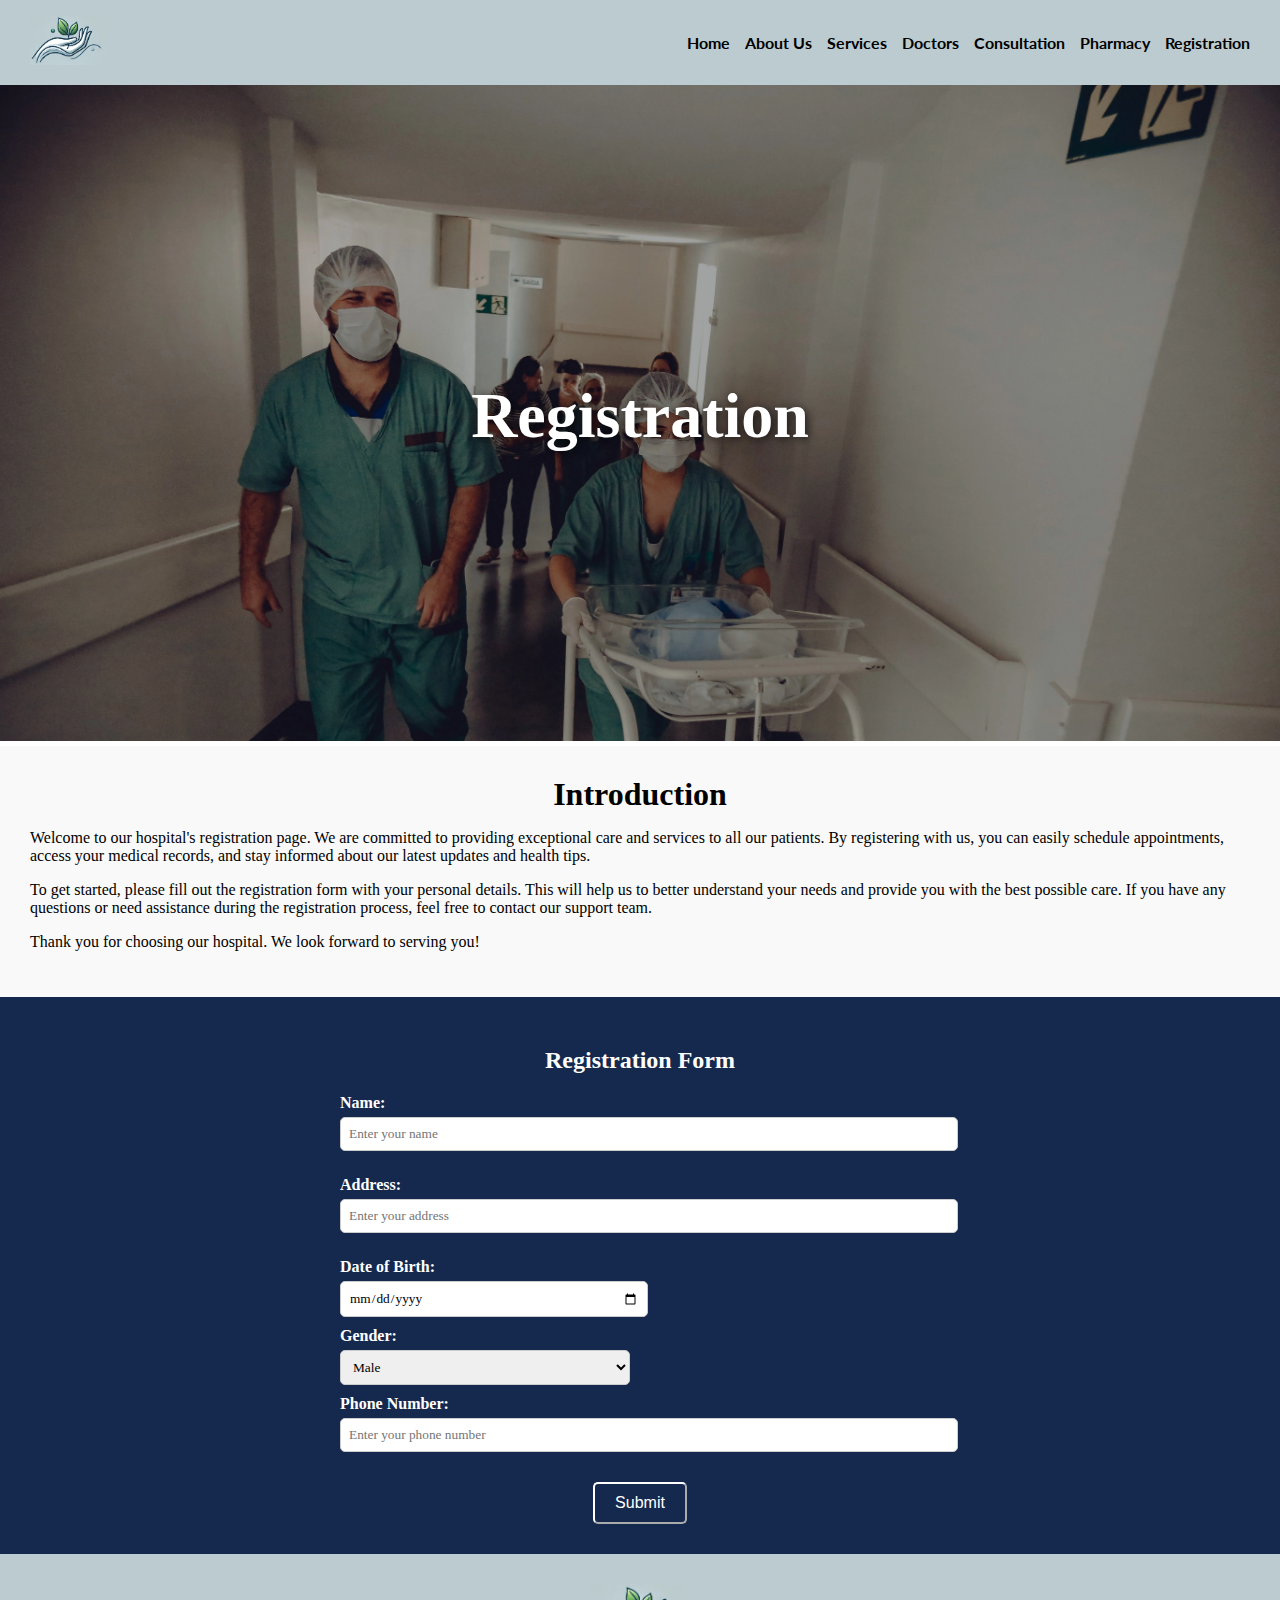
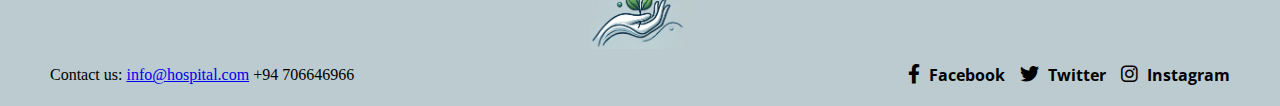
<file: registration.html>
<!DOCTYPE html>
<html lang="en">
<head>
    <meta charset="UTF-8">
    <meta name="viewport" content="width=device-width, initial-scale=1.0">
    <title>Registration</title>
    <link rel="stylesheet" href="styles/registrationstyle.css">
    <link rel="stylesheet" href="https://cdnjs.cloudflare.com/ajax/libs/font-awesome/6.0.0-beta3/css/all.min.css">
    <link rel="apple-touch-icon" sizes="180x180" href="apple-touch-icon.png">
    <link rel="icon" type="image/png" sizes="32x32" href="favicon-32x32.png">
    <link rel="icon" type="image/png" sizes="16x16" href="favicon-16x16.png">
    <link rel="manifest" href="site.webmanifest">
    <meta name="msapplication-TileColor" content="#da532c">
    <meta name="theme-color" content="#ffffff">
</head>
<body>
    <!-- Header -->
    <header>
        <div class="logo">
            <!-- Logo -->
            <img src="images/Logo.webp" alt="Hospital Logo">
        </div>
        <nav>
            <ul>
                <li><a href="index.html">Home</a></li>
                <li><a href="about.html">About Us</a></li>
                <li><a href="services.html">Services</a></li>
                <li><a href="doctors.html">Doctors</a></li>
                <li><a href="consultation.html">Consultation</a></li>
                <li><a href="pharmacy.html">Pharmacy</a></li>
                <li><a href="registration.html">Registration</a></li>
            </ul>
        </nav>
    </header>

    <!-- Hero Section -->
    <section class="hero">
        <img src="images/Regis.webp" alt="Hero Image">
        <div class="hero-text">
            <h1>Registration</h1>
        </div>
    </section>

    <section class="intro">
        <div class="intro-content">
            <h1>Introduction</h1>
            <p>Welcome to our hospital's registration page. We are committed to providing exceptional care and services to all our patients. By registering with us, you can easily schedule appointments, access your medical records, and stay informed about our latest updates and health tips.</p>
            <p>To get started, please fill out the registration form with your personal details. This will help us to better understand your needs and provide you with the best possible care. If you have any questions or need assistance during the registration process, feel free to contact our support team.</p>
            <p>Thank you for choosing our hospital. We look forward to serving you!</p>
        </div>
    </section>
    

    <!-- Registration Form -->
    <section class="registration-form">
        <h2>Registration Form</h2>
        <form>
            <div class="form-group">
                <label for="name">Name:</label>
                <input type="text" id="name" name="name" placeholder="Enter your name">
            </div>
            <div class="form-group">
                <label for="address">Address:</label>
                <input type="text" id="address" name="address" placeholder="Enter your address">
            </div>
            <div class="form-group">
                <label for="dob">Date of Birth:</label>
                <input type="date" id="dob" name="dob">
                <label for="gender">Gender:</label>
                <select id="gender" name="gender">
                    <option value="male">Male</option>
                    <option value="female">Female</option>
                    <option value="other">Other</option>
                </select>
                <label for="phone">Phone Number:</label>
                <input type="tel" id="phone" name="phone" placeholder="Enter your phone number">
            </div>
            <button type="submit">Submit</button>
        </form>
    </section>

    <!-- Footer -->
    <footer>
        <div class="footer-info">
            <div class="footer-logo">
                <img src="images/Logo.webp" alt="Hospital Logo">
            </div>
            <p>Contact us: <a href="mailto:info@hospital.com">info@hospital.com</a> +94 706646966</p>
            <div class="social-media">
                <a href="https://www.facebook.com" target="_blank"><i class="fab fa-facebook-f"></i> Facebook</a>
                <a href="https://www.twitter.com" target="_blank"><i class="fab fa-twitter"></i> Twitter</a>
                <a href="https://www.instagram.com" target="_blank"><i class="fab fa-instagram"></i> Instagram</a>
            </div>
        </div>
    </footer>
    <!-- References -->
    <!-- (No date) Chatgpt. Available at: https://openai.com/chatgpt/ (Accessed: 12 September 2024). -->
    <!-- Hospital vectors, photos and PSD files | Free download (no date). https://www.freepik.com/search?format=search&last_filter=query&last_value=hospital&query=hospital. -->
    <!-- Pexels (no date) Hospital Group staff Photos, Download the BEST free Hospital Group Staff Stock photos & HD images. https://www.pexels.com/search/hospital%20group%20staff/. -->
</body>
</html>
</file>
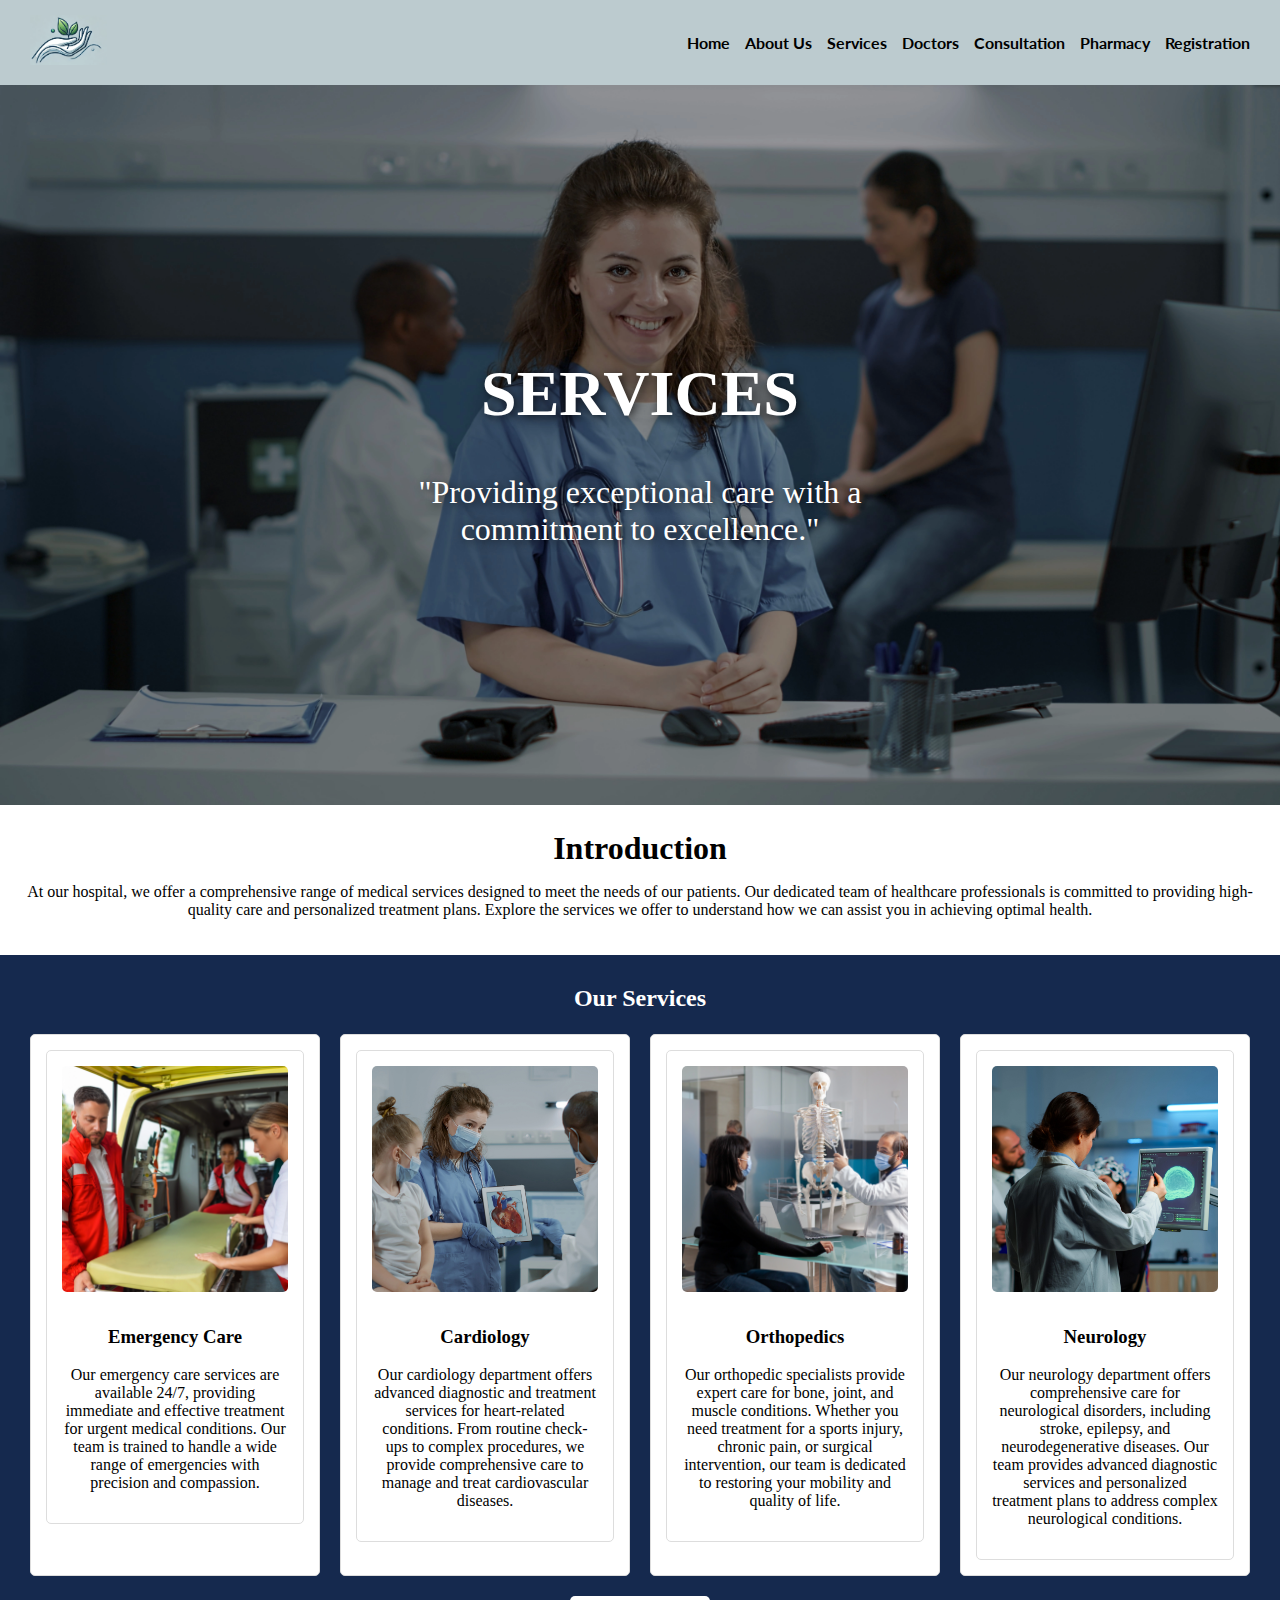
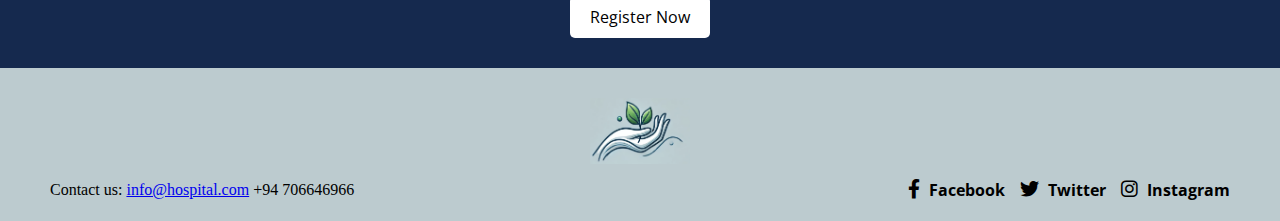
<file: services.html>
<!DOCTYPE html>
<html lang="en">
<head>
    <meta charset="UTF-8">
    <meta name="viewport" content="width=device-width, initial-scale=1.0">
    <title>Services - Hospital Website</title>
    <link rel="stylesheet" href="styles/servicesstyle.css">
    <link rel="stylesheet" href="https://cdnjs.cloudflare.com/ajax/libs/font-awesome/6.0.0-beta3/css/all.min.css">
    <link rel="apple-touch-icon" sizes="180x180" href="apple-touch-icon.png">
    <link rel="icon" type="image/png" sizes="32x32" href="favicon-32x32.png">
    <link rel="icon" type="image/png" sizes="16x16" href="favicon-16x16.png">
    <link rel="manifest" href="site.webmanifest">
    <meta name="msapplication-TileColor" content="#da532c">
    <meta name="theme-color" content="#ffffff">
</head>
<body>
    <!-- Header -->
    <header>
        <div class="logo">
            <!-- Logo -->
            <img src="images/Logo.webp" alt="Hospital Logo">
        </div>
        <nav>
            <ul>
                <li><a href="index.html">Home</a></li>
                <li><a href="about.html">About Us</a></li>
                <li><a href="services.html">Services</a></li>
                <li><a href="doctors.html">Doctors</a></li>
                <li><a href="consultation.html">Consultation</a></li>
                <li><a href="pharmacy.html">Pharmacy</a></li>
                <li><a href="registration.html">Registration</a></li>
            </ul>
        </nav>
    </header>

    <!-- Hero Section -->
    <section class="hero">
        <img src="images/Service page hero img.webp" alt="Hero Image">
        <div class="hero-text">
            <h1>SERVICES</h1>
            <p>"Providing exceptional care with a commitment to excellence."</p>
        </div>
    </section>

    <!-- Introduction Section -->
    <section class="intro">
        <div class="intro-content">
            <h1>Introduction</h1>
            <p>At our hospital, we offer a comprehensive range of medical services designed to meet the needs of our patients. Our dedicated team of healthcare professionals is committed to providing high-quality care and personalized treatment plans. Explore the services we offer to understand how we can assist you in achieving optimal health.</p>
        </div>
    </section>

    <!-- Main Services Section -->
    <section class="main-services">
        <h2>Our Services</h2>
        <br>
        <div class="services-grid">
            <a href="emergency.html" class="service-card"> 
                <div class="service-card">
                    <img src="images/Emergency serv.webp" alt="Emergency Care">
                    <h3>Emergency Care</h3>
                    <p>Our emergency care services are available 24/7, providing immediate and effective treatment for urgent medical conditions. Our team is trained to handle a wide range of emergencies with precision and compassion.</p>
                </div>
            </a>
        
            <a href="cardiology.html" class="service-card">
                <div class="service-card">
                    <img src="images/cardiology serv.webp" alt="Cardiology"> 
                    <h3>Cardiology</h3>
                    <p>Our cardiology department offers advanced diagnostic and treatment services for heart-related conditions. From routine check-ups to complex procedures, we provide comprehensive care to manage and treat cardiovascular diseases.</p>
                </div>
            </a>
        
            <a href="orthopedics.html" class="service-card">
                <div class="service-card">
                    <img src="images/ortho serv.webp" alt="Orthopedics">
                    <h3>Orthopedics</h3>
                    <p>Our orthopedic specialists provide expert care for bone, joint, and muscle conditions. Whether you need treatment for a sports injury, chronic pain, or surgical intervention, our team is dedicated to restoring your mobility and quality of life.</p>
                </div>
            </a>
        
            <a href="neurology.html" class="service-card">
                <div class="service-card">
                    <img src="images/neuro serv.webp" alt="Neurology">
                    <h3>Neurology</h3>
                    <p>Our neurology department offers comprehensive care for neurological disorders, including stroke, epilepsy, and neurodegenerative diseases. Our team provides advanced diagnostic services and personalized treatment plans to address complex neurological conditions.</p>
                </div>
            </a>
        </div>
        
        </div>
        <!-- Registration Button Section -->
        <div class="registration-button">
            <a href="registration.html" class="btn-register">Register Now</a>
        </div>
    </section>

    <!-- Footer -->
    <footer>
        <div class="footer-info">
            <div class="footer-logo">
                <img src="images/Logo.webp" alt="Hospital Logo">
            </div>
            <p>Contact us: <a href="mailto:info@hospital.com">info@hospital.com</a> +94 706646966</p>
            <div class="social-media">
                <a href="https://www.facebook.com" target="_blank"><i class="fab fa-facebook-f"></i> Facebook</a>
                <a href="https://www.twitter.com" target="_blank"><i class="fab fa-twitter"></i> Twitter</a>
                <a href="https://www.instagram.com" target="_blank"><i class="fab fa-instagram"></i> Instagram</a>
            </div>
        </div>
    </footer>
    <!-- References -->
    <!-- (No date) Chatgpt. Available at: https://openai.com/chatgpt/ (Accessed: 12 September 2024). -->
    <!-- Hospital vectors, photos and PSD files | Free download (no date). https://www.freepik.com/search?format=search&last_filter=query&last_value=hospital&query=hospital. -->
    <!-- Pexels (no date) Hospital Group staff Photos, Download the BEST free Hospital Group Staff Stock photos & HD images. https://www.pexels.com/search/hospital%20group%20staff/. -->
</body>
</html>
</file>
<file: styles/homestyles.css>
/* Import fonts */
@import url('https://fonts.googleapis.com/css2?family=Lato:wght@400;700&family=Open+Sans:wght@400;700&display=swap');

/* General Styles */
body {
    font-family: 'Open Sans', sans-serif;
    margin: 0;
    padding: 0;
    box-sizing: border-box;
}

nav ul li a {
    text-decoration: none;
    color: #000000;
    font-weight: bold;
    font-family: 'Lato', sans-serif; /* Font for navigation bar */
}

/* Headings */
h1, h2, h3, h4, h5, h6 {
    font-family: 'Montserrat', sans-serif;
}

/* Other text elements */
p, label, input, select {
    font-family: 'Montserrat', sans-serif;
}

/* Colors */
:root {
    --primary-color: #bccbcf; /* Header and footer color */
    --secondary-color: #15294e; /* Dark blue for services section */
    --text-color: #000000;
}

/* Header */
header {
    display: flex;
    justify-content: space-between;
    align-items: center;
    padding: 15px 30px;
    background-color: var(--primary-color);
}

header .logo img {
    max-height: 50px;
}

nav ul {
    list-style-type: none;
    display: flex;
    gap: 15px;
}

nav ul li {
    margin: 0;
}

nav ul li a {
    text-decoration: none;
    color: var(--text-color);
    font-weight: bold;
}

/* Hero Section */
.hero {
    position: relative;
    text-align: center;
    color: white;
}

.hero img {
    width: 100%;
    height: auto;
}

.hero .hero-text {
    position: absolute;
    top: 50%;
    left: 50%;
    transform: translate(-50%, -50%);
    font-family: sans-serif;
    font-size: 2rem; /* Text size */
    font-weight: bold;
    text-shadow: 2px 2px 10px rgba(0, 0, 0, 0.7); /* Text shadow */
}

/* Media Queries for Hero Section */
@media (max-width: 768px) {
    .hero .hero-text {
        font-size: 2.5rem; /* Smaller screen */
    }
}

@media (max-width: 480px) {
    .hero .hero-text {
        font-size: 2rem;
    }
}

/* Intro Section */
.intro {
    text-align: justify;
    padding: 20px;
}

.intro-content {
    max-width: 800px;
    margin: 0 auto;
}

.intro-content h1 {
    text-align: center;
    margin-bottom: 20px;
}

/* Main Services Section */
.main-services {
    text-align: center;
    padding: 30px;
    background-color: var(--secondary-color);
    color: white;
}

.main-services h2 {
    color: #ddd;
}

.main-services .services-grid {
    display: grid;
    grid-template-columns: repeat(auto-fit, minmax(200px, 1fr));
    gap: 20px;
}

/* Service Card */
.service-card {
    background-color: white;
    padding: 15px;
    text-align: center;
    border-radius: 5px;
    color: var(--text-color);
    transition: transform 0.3s ease-in-out, box-shadow 0.3s ease-in-out, opacity 0.3s ease-in-out;
    transform: scale(1); /* Initial scale */
    opacity: 1;
}

.service-card img {
    width: 100%;
    height: auto;
    border-radius: 5px;
}

/* Animation on hover */
.service-card:hover {
    transform: scale(1.05); /* Slight pop-up effect */
    box-shadow: 0 12px 24px rgba(0, 0, 0, 0.2); /* Shadow on hover */
    opacity: 0.9; /* Slight fade effect */
}

/* Departments Section */
.departments {
    padding: 50px;
    background-color: #f9f9f9;
    text-align: justify;
}

.departments h2 {
    text-align: center;
    font-size: 2em;
    margin-bottom: 30px;
}

.department-grid {
    display: grid;
    grid-template-columns: 1fr;
    gap: 30px;
}

/* Department Card */
.department-card {
    background-color: var(--secondary-color); /* Secondary color for the card background */
    padding: 20px;
    border-radius: 10px;
    box-shadow: 0px 2px 10px rgba(0, 0, 0, 0.1);
    color: white; /* White text inside */
    transition: transform 0.3s ease, box-shadow 0.3s ease; /* Smooth transition */
}

.department-card h3 {
    margin-bottom: 15px;
    color: white; /* Title in white */
}

.department-card img {
    width: 100%;
    height: auto;
    margin-bottom: 15px;
    border-radius: 5px;
}

.department-card p {
    margin-bottom: 10px;
    line-height: 1.6;
    font-size: 1rem;
    color: white; /* Paragraph text in white */
}

/* Animation on hover */
.department-card:hover {
    transform: translateY(-10px); /* Slight lift effect */
    box-shadow: 0 10px 20px rgba(0, 0, 0, 0.2); /* Shadow on hover */
}

/* Media Queries for Departments */
@media (max-width: 768px) {
    .department-grid {
        grid-template-columns: repeat(auto-fit, minmax(200px, 1fr));
        gap: 20px;
    }
}

@media (max-width: 480px) {
    .department-card h3 {
        font-size: 1.5rem;
    }

    .department-card p {
        font-size: 0.9rem;
    }

    .department-card img {
        width: 100%;
        height: auto;
    }
}



/* Lists */
.more-details {
    padding: 20px;
    background-color: #f9f9f9;
    border: 1px solid #ddd;
    border-radius: 5px;
    max-width: 800px;
    margin: 20px auto;
}

.details-content {
    display: flex;
    justify-content: space-between;
    gap: 20px;
}

.bullet-points,
.numbered-list {
    width: 48%;
}

h2 {
    text-align: center;
    color: #333;
}

h3 {
    color: #555;
}

ul,
ol {
    padding-left: 20px;
}

li {
    margin-bottom: 10px;
}

.more-details ul {
    list-style-type: disc;
}

.more-details ol {
    list-style-type: decimal;
}

/* Media Queries for Lists */
@media (max-width: 768px) {
    .details-content {
        flex-direction: column;
        align-items: center;
    }

    .bullet-points,
    .numbered-list {
        width: 100%;
    }

    .bullet-points ul,
    .numbered-list ol {
        padding-left: 0;
    }
}

@media (max-width: 480px) {
    .more-details {
        padding: 15px;
    }

    h2 {
        font-size: 1.5em;
    }

    h3 {
        font-size: 1.2em;
    }

    li {
        font-size: 0.9em;
    }
}

/* Footer Styles */
footer {
    background-color: var(--primary-color);
    color: var(--text-color);
    text-align: center;
    padding: 20px;
}

.footer-info {
    display: flex;
    justify-content: space-between;
    align-items: center;
    padding: 0 30px;
    flex-wrap: wrap;
}

.footer-logo {
    text-align: center;
    flex-basis: 100%;
    margin: 10px 0;
}

.footer-logo img {
    max-width: 100px; /* Adjust the size of the logo */
}

.footer-info p,
.footer-info .social-media a {
    margin: 0;
    color: var(--text-color);
}

.footer-info .social-media {
    display: flex;
    gap: 15px;
}

.footer-info .social-media a {
    text-decoration: none;
    color: var(--text-color);
    font-weight: bold;
}

/* Media Queries for Footer */
@media (max-width: 768px) {
    nav ul {
        flex-direction: column;
    }

    nav ul li {
        margin: 5px 0;
    }

    .main-services .services-grid {
        grid-template-columns: repeat(auto-fit, minmax(150px, 1fr));
    }

    .departments {
        padding: 20px;
    }

    .department-card {
        flex-direction: column;
        align-items: center;
    }

    .department-card img {
        width: 100%;
        height: auto;
    }

    .footer-info {
        padding: 10px;
    }

    .footer-logo img {
        max-width: 80px;
    }
}

@media (max-width: 480px) {
    nav ul {
        flex-direction: column;
        gap: 10px;
    }

    .main-services .services-grid {
        grid-template-columns: 1fr;
    }

    .footer-info {
        flex-direction: column;
        gap: 15px;
    }

    .footer-logo img {
        max-width: 80px;
    }

    .footer-info .social-media {
        justify-content: center;
        gap: 10px;
    }
}

/* Social Media Styles */
.social-media a {
    text-decoration: none;
    color: #000;
    font-weight: bold;
    margin-right: 15px;
}

.social-media a i {
    margin-right: 5px;
    font-size: 1.2em;
}

/* Optionally, change hover effects */
.social-media a:hover {
    color: #007BFF; /* Change color on hover */
}
</file>
<file: styles/subpagestyle.css>
/* Import fonts */
@import url('https://fonts.googleapis.com/css2?family=Lato:wght@400;700&family=Open+Sans:wght@400;700&display=swap');

/* General Styles */
body {
    font-family: 'Open Sans', sans-serif;
    margin: 0;
    padding: 0;
    box-sizing: border-box;
}

nav ul li a {
    text-decoration: none;
    color: #000000;
    font-weight: bold;
    font-family: 'Lato', 'Montserrat'; /* Font for navigation bar */
}

/* Headings */
h1, h2, h3, h4, h5, h6 {
    font-family: 'Montserrat';
}

/* Other text elements, if necessary */
p, label, input, select {
    font-family: 'Montserrat';
}

/* Colors */
:root {
    --primary-color: #bccbcf; /* Header and footer color */
    --secondary-color: #15294e; /* Dark blue for accents */
    --text-color: #000000;
}

/* Header */
header {
    display: flex;
    justify-content: space-between;
    align-items: center;
    padding: 15px 30px;
    background-color: var(--primary-color);
}

header .logo img {
    max-height: 50px;
}

nav ul {
    list-style-type: none;
    display: flex;
    gap: 15px;
    margin: 0;
    padding: 0;
}

nav ul li {
    margin: 0;
}

nav ul li a {
    text-decoration: none;
    color: var(--text-color);
    font-weight: bold;
}

/* Service Detail Section Styles */
.service-detail {
    padding: 30px;
    text-align: center;
    background-color: var(--secondary-color);
}

.service-detail img {
    width: 100%;
    max-width: 500px;
    height: auto;
    border-radius: 5px;
    margin-bottom: 20px;
}

.service-detail h1 {
    margin-bottom: 20px;
    font-size: 2em;
    color:white;
}

.service-detail p {
    font-size: 1.2em;
    line-height: 1.6;
    color: white;
    max-width: 800px;
    margin: 0 auto;
    background-color: var(--secondary-color);
    border-radius: 2;
    padding: 2;
}

/* Footer Styles */
footer {
    background-color: var(--primary-color);
    color: var(--text-color);
    text-align: center;
    padding: 20px;
}

.footer-info {
    display: flex;
    justify-content: space-between;
    align-items: center;
    padding: 0 30px;
    flex-wrap: wrap;
}

.footer-logo {
    text-align: center;
    flex-basis: 100%;
    margin: 10px 0;
}

.footer-logo img {
    max-width: 100px; /* Adjust the size of the logo */
}

.footer-info p,
.footer-info .social-media a {
    margin: 0;
    color: var(--text-color);
}

.footer-info .social-media {
    display: flex;
    gap: 15px;
}

.footer-info .social-media a {
    text-decoration: none;
    color: var(--text-color);
    font-weight: bold;
}

/* Media Queries for Responsiveness */
@media (max-width: 768px) {
    nav ul {
        flex-direction: column;
        gap: 10px;
    }

    .footer-info {
        flex-direction: column;
        align-items: center;
        text-align: center;
    }

    .footer-info .social-media,
    .footer-info p,
    .footer-logo {
        width: 100%;
        margin-bottom: 10px;
    }
}

@media (max-width: 480px) {
    .footer-logo img {
        max-width: 80px; /* Adjust the size for smaller screens */
    }
}

.social-media a {
    text-decoration: none;
    color: #000;
    font-weight: bold;
    margin-right: 15px;
}

.social-media a i {
    margin-right: 5px;
    font-size: 1.2em;
}

/* Optionally, change hover effects */
.social-media a:hover {
    color: #007BFF; /* Change color on hover */
}
</file>
<file: styles/consultationstyle.css>
/* Import fonts */
@import url('https://fonts.googleapis.com/css2?family=Lato:wght@400;700&family=Open+Sans:wght@400;700&display=swap');

/* General Styles */
body {
    font-family: 'Open Sans', sans-serif;
    margin: 0;
    padding: 0;
    box-sizing: border-box;
}

nav ul li a {
    text-decoration: none;
    color: #000000;
    font-weight: bold;
    font-family: 'Lato', 'Montserrat'; /* Font for navigation bar */
}

/* Headings */
h1, h2, h3, h4, h5, h6 {
    font-family: 'Montserrat';
}


p, label, input, select {
    font-family: 'Montserrat';
}

/* Colors */
:root {
    --primary-color: #bccbcf; /* Header and footer color */
    --secondary-color: #15294e; 
    --text-color: #000000;
}

/* Header */
header {
    display: flex;
    justify-content: space-between;
    align-items: center;
    padding: 15px 30px;
    background-color: var(--primary-color);
}

header .logo img {
    max-height: 50px;
}

nav ul {
    list-style-type: none;
    display: flex;
    gap: 15px;
    margin: 0;
    padding: 0;
}

nav ul li {
    margin: 0;
}

nav ul li a {
    text-decoration: none;
    color: var(--text-color);
    font-weight: bold;
}

/* Consultation Form */
.consultation-form {
    padding: 30px;
    background-color: var(--secondary-color);
}

.consultation-form h2 {
    text-align: center;
    margin-bottom: 20px;
    color: white;
}

form {
    max-width: 600px;
    margin: 0 auto;
}

.form-group {
    margin-bottom: 15px;
}

.form-group label {
    display: block;
    margin-bottom: 5px;
    font-weight: bold;
    color: white;
}

.form-group input,
.form-group select {
    width: 100%;
    padding: 8px;
    border-radius: 5px;
    border: 1px solid #ccc;
    box-sizing: border-box; /* padding and border  */
}

.form-row {
    display: flex;
    flex-wrap: wrap;
    gap: 15px; /* Space between columns */
}

.form-column {
    flex: 1;
    min-width: 200px; 
}


button {
    background-color: var(--secondary-color);
    color: white;
    padding: 10px 20px;
    border: 1;
    border-color: white;
    border-radius: 5px;
    cursor: pointer;
    font-size: 16px;
    display: block;
    margin: 20px auto 0; 
}

button:hover {
    background-color: #0056b3;
}

/* Footer Styles */
footer {
    background-color: var(--primary-color);
    color: var(--text-color);
    text-align: center;
    padding: 20px;
}

.footer-info {
    display: flex;
    justify-content: space-between;
    align-items: center;
    padding: 0 30px;
    flex-wrap: wrap;
}

.footer-logo {
    text-align: center;
    flex-basis: 100%;
    margin: 10px 0;
}

.footer-logo img {
    max-width: 100px; 
}

.footer-info p,
.footer-info .social-media a {
    margin: 0;
    color: var(--text-color);
}

.footer-info .social-media {
    display: flex;
    gap: 15px;
}

.footer-info .social-media a {
    text-decoration: none;
    color: var(--text-color);
}

/* Media Queries for Responsiveness */
@media (max-width: 768px) {
    nav ul {
        flex-direction: column;
        gap: 10px;
    }

    .footer-info {
        flex-direction: column;
        align-items: center;
        text-align: center;
    }

    .footer-info .social-media,
    .footer-info p,
    .footer-logo {
        width: 100%;
        margin-bottom: 10px;
    }

    .form-row {
        flex-direction: column;
    }

    .form-column {
        min-width: 100%;
    }
}

@media (max-width: 480px) {
    .footer-logo img {
        max-width: 80px; 
    }
}

.social-media a {
    text-decoration: none;
    color: #000;
    font-weight: bold;
    margin-right: 15px;
}

.social-media a i {
    margin-right: 5px;
    font-size: 1.2em;
}

/* hover */
.social-media a:hover {
    color: #007BFF; 
}
</file>
<file: styles/doctorstyle.css>
/* Import fonts */
@import url('https://fonts.googleapis.com/css2?family=Lato:wght@400;700&family=Open+Sans:wght@400;700&display=swap');

/* General Styles */
body {
    font-family: 'Open Sans', sans-serif;
    margin: 0;
    padding: 0;
    box-sizing: border-box;
}

nav ul li a {
    text-decoration: none;
    color: #000000;
    font-weight: bold;
    font-family: 'Lato', 'Montserrat'; /* Font for navigation bar */
}

/* Headings */
h1, h2, h3, h4, h5, h6 {
    font-family: 'Montserrat';
}

/* Other text elements, if necessary */
p, label, input, select {
    font-family: 'Montserrat';
}

/* Colors */
:root {
    --primary-color: #bccbcf; /* Header and footer color */
    --secondary-color: #15294e; /* Dark blue for accents */
    --text-color: #000000;
}

/* Header */
header {
    display: flex;
    justify-content: space-between;
    align-items: center;
    padding: 15px 30px;
    background-color: var(--primary-color);
}

header .logo img {
    max-height: 50px;
}

nav ul {
    list-style-type: none;
    display: flex;
    gap: 15px;
    margin: 0;
    padding: 0;
}

nav ul li {
    margin: 0;
}

nav ul li a {
    text-decoration: none;
    color: var(--text-color);
    font-weight: bold;
}

/* Introduction Section */
.intro {
    background-color: #f9f9f9;
    padding: 30px;
}

.intro-content {
    max-width: 800px;
    margin: 0 auto;
    text-align: center;
}

.intro-content h1 {
    margin-bottom: 15px;
    font-size: 2em;
}

.intro-content p {
    font-size: 1.2em;
    line-height: 1.6;
    color: #333;
}


/* Doctors Section Styles */
.doctors {
    padding: 30px;
    background-color: var(--secondary-color);
}

.doctors h2{
    color: white;
    text-align: center;
}

.doctors-grid {
    display: grid;
    grid-template-columns: repeat(auto-fit, minmax(300px, 1fr)); /* Responsive grid with min-width */
    gap: 20px;
    background-color: var(--secondary-color);
}

.doctor-card {
    background-color: white;
    padding: 15px;
    text-align: center;
    border-radius: 5px;
    box-shadow: 0 0 10px rgba(0, 0, 0, 0.1); /* Added shadow for better visual effect */
}

.doctor-card img {
    width: 100%;
    height: auto;
    border-radius: 5px;
    margin-bottom: 10px;
}

.doctor-card p {
    text-align: justify;
}

/* Footer Styles */
footer {
    background-color: var(--primary-color);
    color: var(--text-color);
    text-align: center;
    padding: 20px;
}

.footer-info {
    display: flex;
    justify-content: space-between;
    align-items: center;
    padding: 0 30px;
    flex-wrap: wrap;
}

.footer-logo {
    text-align: center;
    flex-basis: 100%;
    margin: 10px 0;
}

.footer-logo img {
    max-width: 100px; /* Adjust the size of the logo */
}

.footer-info p,
.footer-info .social-media a {
    margin: 0;
    color: var(--text-color);
}

.footer-info .social-media {
    display: flex;
    gap: 15px;
}

.footer-info .social-media a {
    text-decoration: none;
    color: var(--text-color);
    font-weight: bold;
}

/* Media Queries for Responsiveness */
@media (max-width: 768px) {
    nav ul {
        flex-direction: column;
        gap: 10px;
    }

    .doctors-grid {
        grid-template-columns: repeat(auto-fit, minmax(250px, 1fr)); /* Adjust columns for smaller screens */
    }

    .footer-info {
        flex-direction: column;
        align-items: center;
        text-align: center;
    }

    .footer-info .social-media,
    .footer-info p,
    .footer-logo {
        width: 100%;
        margin-bottom: 10px;
    }
}

@media (max-width: 480px) {
    .footer-logo img {
        max-width: 80px; /* Adjust the size for smaller screens */
    }
}

.social-media a {
    text-decoration: none;
    color: #000;
    font-weight: bold;
    margin-right: 15px;
}

.social-media a i {
    margin-right: 5px;
    font-size: 1.2em;
}

/* Optionally, change hover effects */
.social-media a:hover {
    color: #007BFF; /* Change color on hover */
}
</file>
<file: styles/registrationstyle.css>
/* Import fonts */
@import url('https://fonts.googleapis.com/css2?family=Lato:wght@400;700&family=Open+Sans:wght@400;700&display=swap');

/* General Styles */
body {
    font-family: 'Open Sans', sans-serif;
    margin: 0;
    padding: 0;
    box-sizing: border-box;
}

nav ul li a {
    text-decoration: none;
    color: #000000;
    font-weight: bold;
    font-family: 'Lato', 'Montserrat'; /* Font for navigation bar */
}

/* Headings */
h1, h2, h3, h4, h5, h6 {
    font-family: 'Montserrat';
}

/* Other text elements, if necessary */
p, label, input, select {
    font-family: 'Montserrat';
}

/* Colors */
:root {
    --primary-color: #bccbcf; /* Header and footer color */
    --secondary-color: #15294e; /* Dark blue for accents */
    --text-color: #000000;
}

/* Header */
header {
    display: flex;
    justify-content: space-between;
    align-items: center;
    padding: 15px 30px;
    background-color: var(--primary-color);
}

header .logo img {
    max-height: 50px;
}

nav ul {
    list-style-type: none;
    display: flex;
    gap: 15px;
    margin: 0;
    padding: 0;
}

nav ul li {
    margin: 0;
}

nav ul li a {
    text-decoration: none;
    color: var(--text-color);
    font-weight: bold;
}

/* Hero Section */
.hero {
    position: relative;
    text-align: center;
    color: white;
}

.hero img {
    width: 100%;
    height: auto;
}

.hero .hero-text {
    position: absolute;
    top: 50%;
    left: 50%;
    transform: translate(-50%, -50%);
    padding: 20px;
    border-radius: 5px;
    font-size: 2rem;
    text-shadow: 2px 2px 10px rgba(0, 0, 0, 0.7); /* Text shadow */
}

/* Introduction Section */
.intro {
    padding: 30px;
    background-color: #f9f9f9;
}

.intro-content h1 {
    text-align: center;
    margin: 0;
    font-size: 2em;
}

/* Registration Form Section */
.registration-form {
    padding: 30px;
    background-color:var(--secondary-color);
}

.registration-form h2 {
    text-align: center;
    margin-bottom: 20px;
    color: white;
}

form {
    max-width: 600px;
    margin: 0 auto;
}

.form-group {
    margin-bottom: 15px;
}

.form-group label {
    display: block;
    margin-bottom: 5px;
    font-weight: bold;
    color:white;
}

.form-group input,
.form-group select {
    width: 100%;
    padding: 8px;
    border-radius: 5px;
    border: 1px solid #ccc;
    margin-bottom: 10px;
}

.form-group input[type="date"] {
    display: inline-block;
    width: calc(50% - 10px);
    margin-right: 10px;
}

.form-group select {
    display: inline-block;
    width: calc(50% - 10px);
}

button {
    background-color: var(--secondary-color);
    color: white;
    padding: 10px 20px;
    border: 1;
    border-color: white;
    border-radius: 5px;
    cursor: pointer;
    font-size: 16px;
    display: block;
    margin: 20px auto 0; 
}

button:hover {
    background-color: #0056b3;
}

/* Footer Styles */
footer {
    background-color: var(--primary-color);
    color: var(--text-color);
    text-align: center;
    padding: 20px;
}

.footer-info {
    display: flex;
    justify-content: space-between;
    align-items: center;
    padding: 0 30px;
    flex-wrap: wrap;
}

.footer-logo {
    text-align: center;
    flex-basis: 100%;
    margin: 10px 0;
}

.footer-logo img {
    max-width: 100px; /* Adjust the size of the logo */
}

.footer-info p,
.footer-info .social-media a {
    margin: 0;
    color: var(--text-color);
}

.footer-info .social-media {
    display: flex;
    gap: 15px;
}

.footer-info .social-media a {
    text-decoration: none;
    color: var(--text-color);
    font-weight: bold;
}

/* Media Queries for Responsiveness */
@media (max-width: 768px) {
    nav ul {
        flex-direction: column;
        gap: 10px;
    }

    .hero .hero-text {
        width: 90%; /* Adjust width for smaller screens */
    }

    .footer-info {
        flex-direction: column;
        align-items: center;
        text-align: center;
    }

    .footer-info .social-media,
    .footer-info p,
    .footer-logo {
        width: 100%;
        margin-bottom: 10px;
    }
}

@media (max-width: 480px) {
    .footer-logo img {
        max-width: 80px; /* Adjust the size for smaller screens */
    }
}

.social-media a {
    text-decoration: none;
    color: #000;
    font-weight: bold;
    margin-right: 15px;
}

.social-media a i {
    margin-right: 5px;
    font-size: 1.2em;
}

/* Optionally, change hover effects */
.social-media a:hover {
    color: #007BFF; /* Change color on hover */
}
</file>
<file: styles/servicesstyle.css>
/* Import fonts */
@import url('https://fonts.googleapis.com/css2?family=Lato:wght@400;700&family=Open+Sans:wght@400;700&display=swap');

/* General Styles */
body {
    font-family: 'Open Sans', sans-serif;
    margin: 0;
    padding: 0;
    box-sizing: border-box;
}

nav ul li a {
    text-decoration: none;
    color: #000000;
    font-weight: bold;
    font-family: 'Lato', 'Montserrat'; /* Font for navigation bar */
}

/* Headings */
h1, h2, h3, h4, h5, h6 {
    font-family: 'Montserrat';
}

/* Other text elements, if necessary */
p, label, input, select {
    font-family: 'Montserrat';
}

/* Colors */
:root {
    --primary-color: #bccbcf; /* Header and footer color */
    --secondary-color: #15294e; /* Dark blue for accents */
    --text-color: #000000;
}

/* Header */
header {
    display: flex;
    justify-content: space-between;
    align-items: center;
    padding: 15px 30px;
    background-color: var(--primary-color);
}

header .logo img {
    max-height: 50px;
}

nav ul {
    list-style-type: none;
    display: flex;
    gap: 15px;
    margin: 0;
    padding: 0;
}

nav ul li {
    margin: 0;
}

nav ul li a {
    text-decoration: none;
    color: var(--text-color);
    font-weight: bold;
}

/* Image Section */
.hero {
    position: relative;
    text-align: center;
    color: white;
}

.hero img {
    width: 100%;
    height: auto;
}

.hero .hero-text {
    position: absolute;
    top: 50%;
    left: 50%;
    transform: translate(-50%, -50%);
    padding: 20px;
    border-radius: 5px;
    text-size-adjust: 50%;
    text-shadow: 2px 2px 10px rgba(0, 0, 0, 0.7);
    font-size: 2rem;
}

/* Intro */
.intro {
    text-align: justify;
    padding: 20px;
    background:white;
}

.intro-content h1 {
    text-align: center;
    margin: 0;
    font-size: 2em;
    color: rgb(0, 0, 0);
}

.intro-content p {
    text-align: center;
    margin: 1;
    font-size: 1em;
    color: rgb(0, 0, 0);
}

/* Main Services Section Styles */
.main-services {
    padding: 30px;
    background-color: var(--secondary-color);
}

.main-services h2 {
    text-align: center;
    margin: 0;
    font-size: 1.5em;
    color: white;
}

.main-services .services-grid {
    display: grid;
    grid-template-columns: repeat(auto-fit, minmax(200px, 1fr));
    gap: 20px;
}

.service-card {
    background-color: white;
    padding: 15px;
    text-align: center;
    border-radius: 5px;
    border: 1px solid #ddd;
    transition: transform 0.3s ease-in-out, box-shadow 0.3s ease-in-out, opacity 0.3s ease-in-out;
    transform: scale(1); 
    opacity: 1;
}

.service-card {
    display: block; /* Make the entire card clickable */
    text-decoration: none; /* Remove the underline from links */
    color: inherit; /* Keep the text color as inherited */
}


/*animation */
.service-card:hover {
    transform: scale(1.05); /* enlarge the card */
    box-shadow: 0px 4px 15px rgba(0, 0, 0, 0.2); /* Add shadow */
    opacity: 0.9; /* fade effect */
}


.service-card img {
    width: 100%;
    height: auto;
    border-radius: 5px;
    margin-bottom: 10px;
}

/* Registration Button */
.registration-button {
    text-align: center;
    margin-top: 20px;
}

.btn-register {
    display: inline-block;
    padding: 10px 20px;
    font-size: 16px;
    color: #000000;
    background-color: white; /* Button color */
    text-decoration: none;
    border-radius: 5px;
    transition: background-color 0.3s ease;
}

.btn-register:hover {
    background-color: #0056b3; /* Darker shade for hover effect */
}

/* Footer Styles */
footer {
    background-color: var(--primary-color);
    color: var(--text-color);
    text-align: center;
    padding: 20px;
}

.footer-info {
    display: flex;
    justify-content: space-between;
    align-items: center;
    padding: 0 30px;
    flex-wrap: wrap;
}

.footer-logo {
    text-align: center;
    flex-basis: 100%;
    margin: 10px 0;
}

.footer-logo img {
    max-width: 100px; /* Adjust the size of the logo */
}

.footer-info p,
.footer-info .social-media a {
    margin: 0;
    color: var(--text-color);
}

.footer-info .social-media {
    display: flex;
    gap: 15px;
}

.footer-info .social-media a {
    text-decoration: none;
    color: var(--text-color);
    font-weight: bold;
}

/* Media Queries for Responsiveness */
@media (max-width: 768px) {
    nav ul {
        flex-direction: column;
        gap: 10px;
    }

    .hero .hero-text {
        width: 90%;
    }

    .footer-info {
        flex-direction: column;
        align-items: center;
        text-align: center;
    }

    .footer-info .social-media,
    .footer-info p,
    .footer-logo {
        width: 100%;
        margin-bottom: 10px;
    }
}

@media (max-width: 480px) {
    .footer-logo img {
        max-width: 80px; /* Adjust the size for smaller screens */
    }
}

.social-media a {
    text-decoration: none;
    color: #000;
    font-weight: bold;
    margin-right: 15px;
}

.social-media a i {
    margin-right: 5px;
    font-size: 1.2em;
}

/* Optionally, change hover effects */
.social-media a:hover {
    color: #007BFF; /* Change color on hover */
}
</file>
